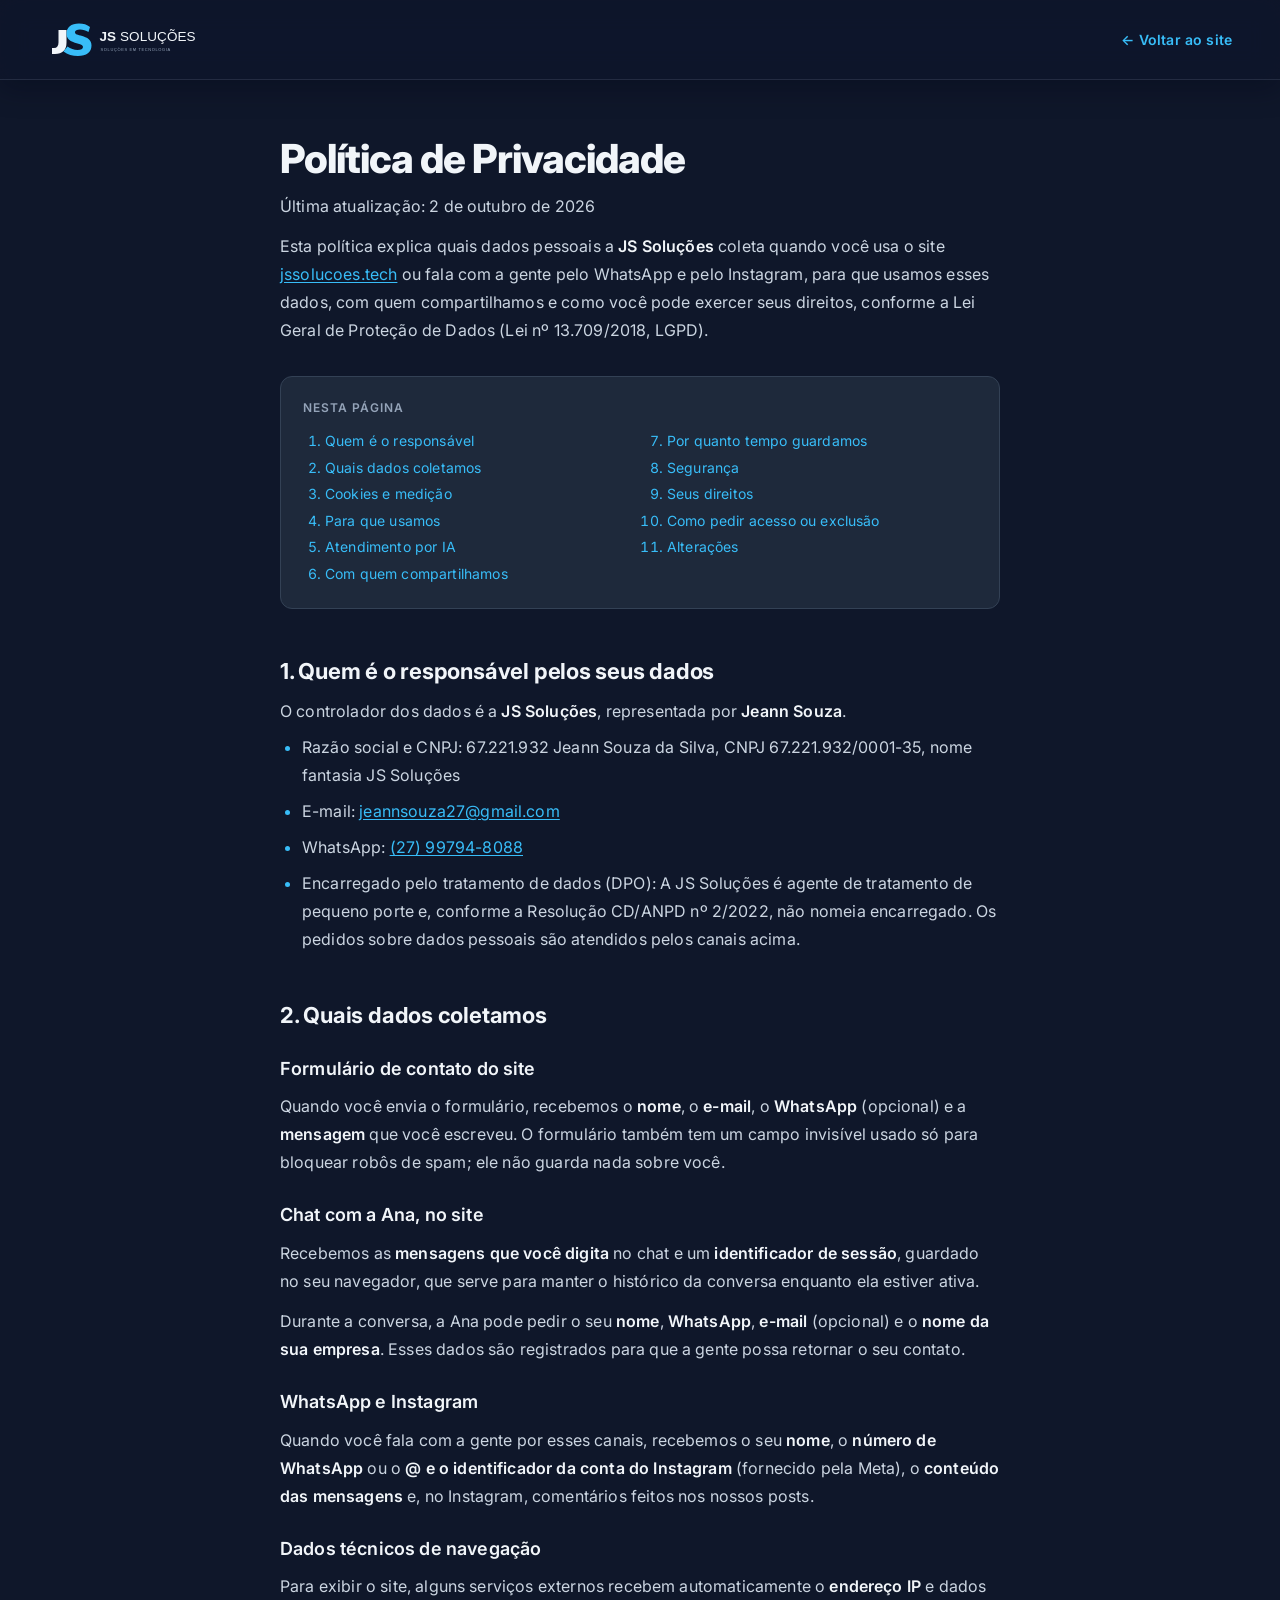
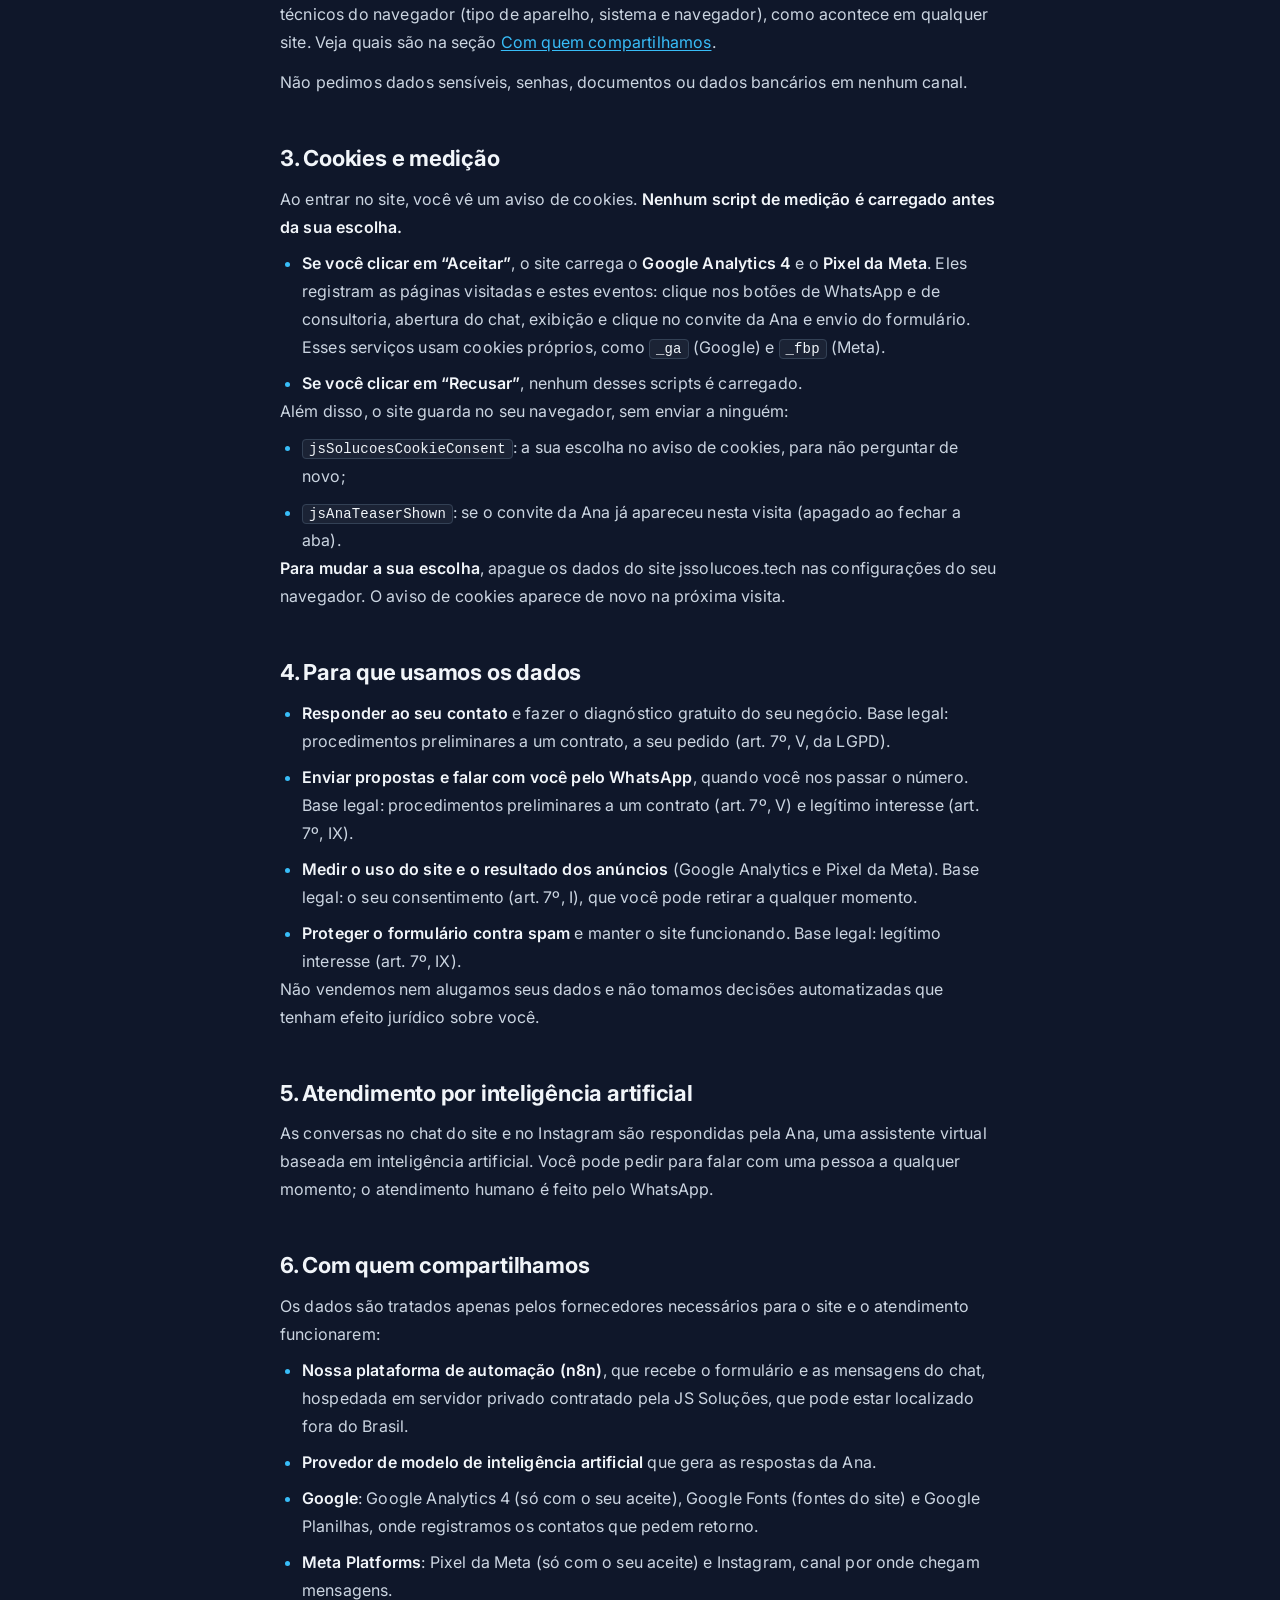
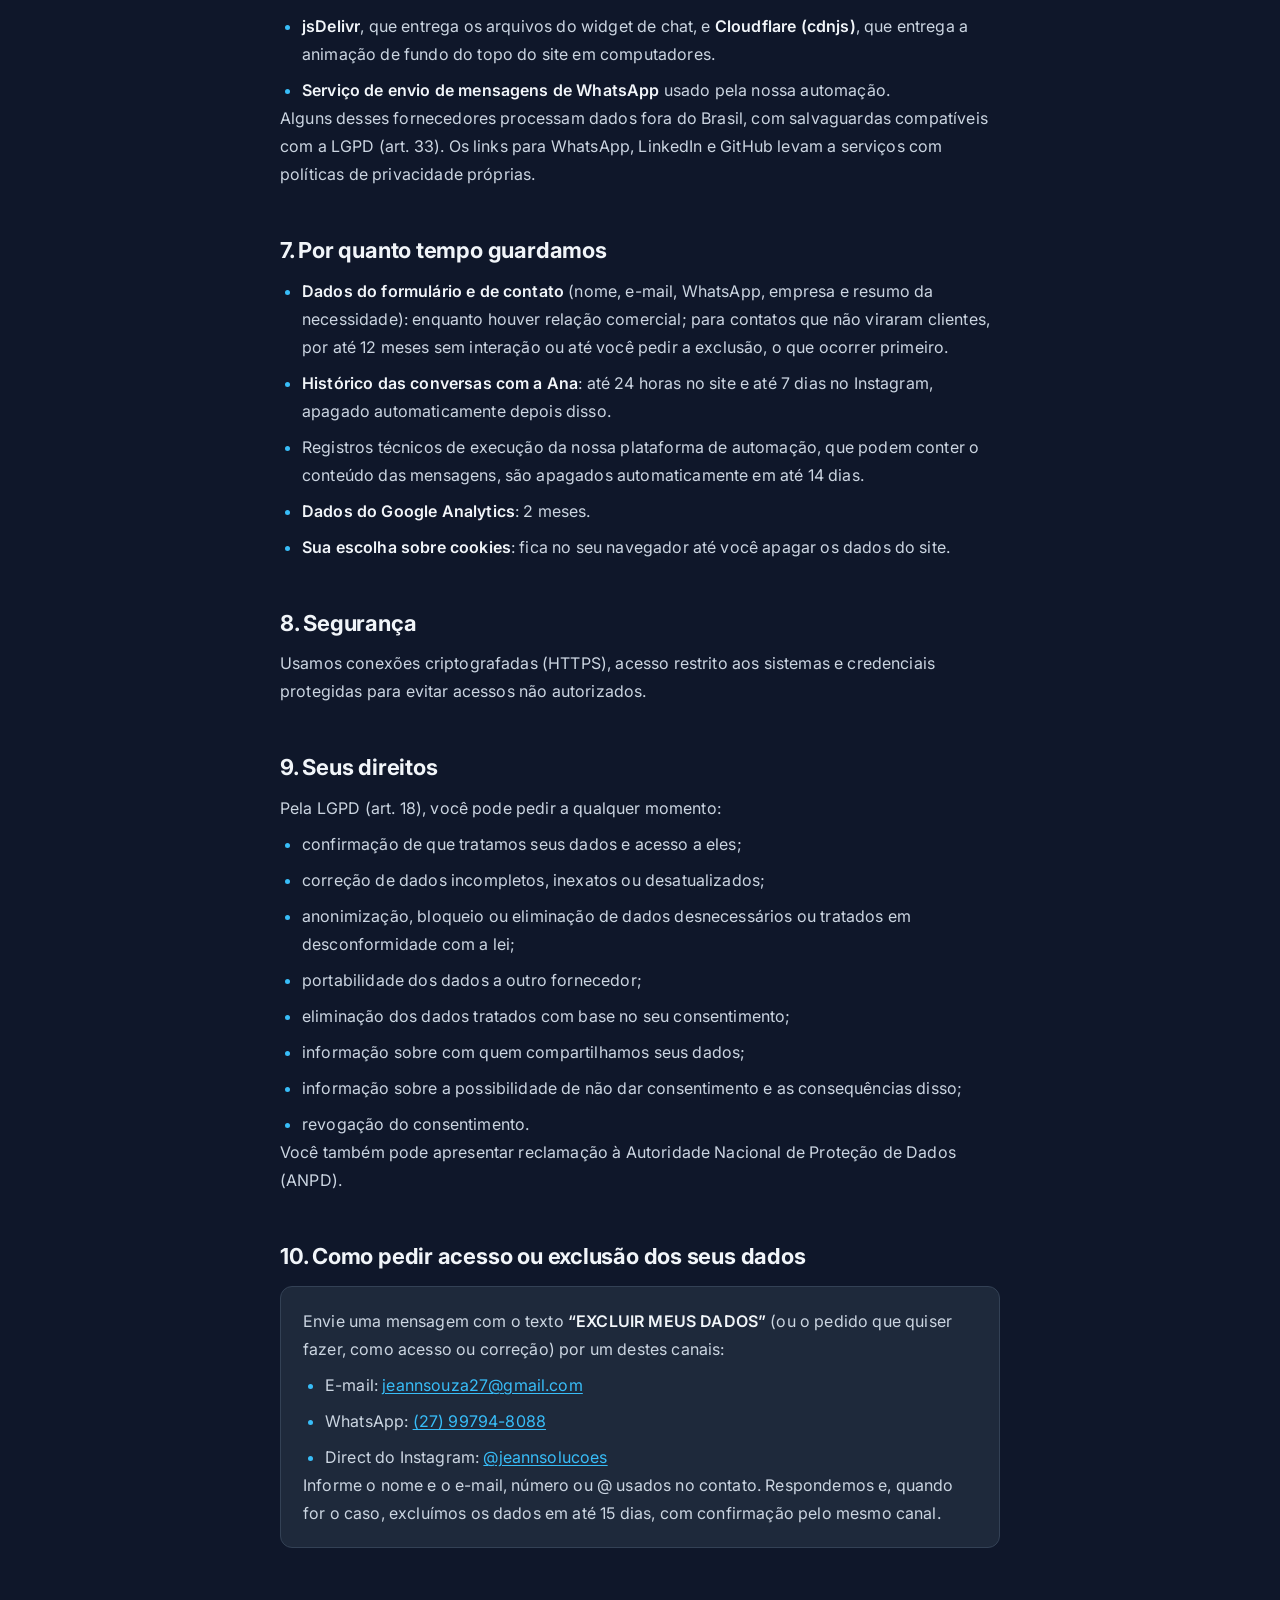
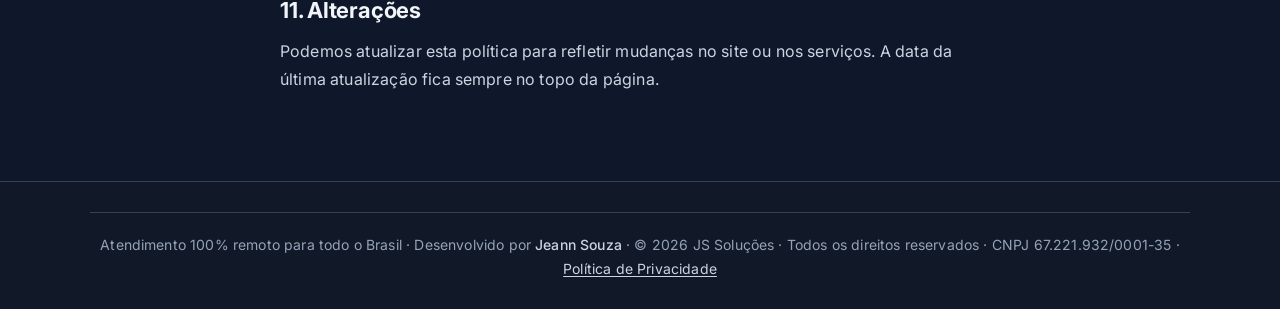
<file: privacidade/index.html>
<!DOCTYPE html>
<html lang="pt-BR">

<head>
  <meta charset="UTF-8">
  <meta name="viewport" content="width=device-width, initial-scale=1.0">
  <title>Política de Privacidade | JS Soluções</title>
  <meta name="description"
    content="Política de Privacidade da JS Soluções: quais dados o site coleta, para que usamos, com quem compartilhamos, por quanto tempo guardamos e como pedir acesso ou exclusão.">
  <link rel="canonical" href="https://jssolucoes.tech/privacidade/">
  <meta name="robots" content="index, follow">
  <link rel="icon" type="image/svg+xml" href="../js-solucoes-logo-brand.svg">

  <link rel="preconnect" href="https://fonts.googleapis.com">
  <link rel="preconnect" href="https://fonts.gstatic.com" crossorigin>
  <link href="https://fonts.googleapis.com/css2?family=Inter:wght@400;500;600;700;800&display=swap"
    rel="stylesheet">
  <link rel="stylesheet" href="../styles.css?v=20261002f">

  <style>
    /* Sem scripts.js aqui: o cabeçalho fixo fica sempre com o fundo desfocado,
       para o texto não aparecer por baixo dele ao rolar */
    #site-header::after {
      opacity: 1;
    }

    /* Página de texto longo: mesma identidade do site, medida de leitura confortável */
    .legal {
      max-width: 760px;
      margin: 0 auto;
      padding: 56px 20px 88px;
    }

    .legal h1 {
      font-size: var(--type-section);
      font-weight: 800;
      line-height: 1.15;
      letter-spacing: -0.025em;
      color: var(--text);
      text-wrap: balance;
    }

    .legal-updated {
      margin-top: 10px;
      font-size: var(--type-support);
      color: var(--text-muted);
    }

    .legal-intro {
      margin-top: 28px;
      font-size: var(--type-title);
      line-height: 1.7;
      color: var(--text-secondary);
    }

    .legal h2 {
      margin: 48px 0 12px;
      font-size: var(--type-heading);
      font-weight: 700;
      line-height: 1.3;
      letter-spacing: -0.01em;
      color: var(--text);
      scroll-margin-top: 96px;
    }

    .legal h3 {
      margin: 24px 0 8px;
      font-size: var(--type-title);
      font-weight: 600;
      color: var(--text);
    }

    .legal p,
    .legal li {
      font-size: var(--type-body);
      line-height: 1.75;
      color: var(--text-secondary);
    }

    .legal p + p {
      margin-top: 12px;
    }

    .legal ul {
      margin-top: 8px;
      padding-left: 22px;
      display: flex;
      flex-direction: column;
      gap: 8px;
    }

    .legal li::marker {
      color: var(--accent);
    }

    .legal strong {
      color: var(--text);
      font-weight: 600;
    }

    .legal a {
      color: var(--accent);
      text-decoration: underline;
      text-underline-offset: 2px;
    }

    .legal code {
      font-family: ui-monospace, 'SFMono-Regular', Consolas, monospace;
      font-size: 0.875em;
      color: var(--text);
      background: rgba(255, 255, 255, 0.05);
      border: 1px solid var(--border);
      border-radius: 4px;
      padding: 1px 6px;
    }

    .legal-box {
      margin-top: 16px;
      padding: 20px 22px;
      background: var(--bg-card);
      border: 1px solid var(--border);
      border-radius: 12px;
    }

    .legal-box p:first-child {
      margin-top: 0;
    }

    .legal-toc {
      margin-top: 32px;
      padding: 20px 22px;
      background: var(--bg-card);
      border: 1px solid var(--border);
      border-radius: 12px;
    }

    .legal-toc p {
      font-size: var(--type-label);
      font-weight: 600;
      letter-spacing: 0.08em;
      text-transform: uppercase;
      color: var(--text-muted);
    }

    .legal-toc ol {
      margin-top: 10px;
      padding-left: 22px;
      columns: 2;
      column-gap: 32px;
    }

    .legal-toc li {
      font-size: var(--type-support);
      line-height: 1.9;
    }

    .legal-toc a {
      text-decoration: none;
    }

    .legal-toc a:hover {
      text-decoration: underline;
    }

    .legal-back {
      font-size: var(--type-support);
      font-weight: 600;
      color: var(--accent);
      text-decoration: none;
    }

    .legal-back:hover {
      text-decoration: underline;
    }

    @media (max-width: 640px) {
      .legal {
        padding: 40px 16px 64px;
      }

      .legal-toc ol {
        columns: 1;
      }
    }
  </style>
</head>

<body>

  <header id="site-header">
    <a href="../" class="logo">
      <img src="../js-solucoes-logo-brand.svg" alt="JS Soluções" class="logo-img" width="155" height="48">
    </a>
    <a href="../" class="legal-back">← Voltar ao site</a>
  </header>

  <main class="legal">
    <h1>Política de Privacidade</h1>
    <p class="legal-updated">Última atualização: 2 de outubro de 2026</p>

    <p class="legal-intro">Esta política explica quais dados pessoais a <strong>JS Soluções</strong> coleta quando você
      usa o site <a href="https://jssolucoes.tech/">jssolucoes.tech</a> ou fala com a gente pelo WhatsApp e pelo
      Instagram, para que usamos esses dados, com quem compartilhamos e como você pode exercer seus direitos, conforme a
      Lei Geral de Proteção de Dados (Lei nº 13.709/2018, LGPD).</p>

    <nav class="legal-toc" aria-label="Nesta página">
      <p>Nesta página</p>
      <ol>
        <li><a href="#responsavel">Quem é o responsável</a></li>
        <li><a href="#dados">Quais dados coletamos</a></li>
        <li><a href="#cookies">Cookies e medição</a></li>
        <li><a href="#finalidades">Para que usamos</a></li>
        <li><a href="#ia">Atendimento por IA</a></li>
        <li><a href="#compartilhamento">Com quem compartilhamos</a></li>
        <li><a href="#retencao">Por quanto tempo guardamos</a></li>
        <li><a href="#seguranca">Segurança</a></li>
        <li><a href="#direitos">Seus direitos</a></li>
        <li><a href="#exclusao">Como pedir acesso ou exclusão</a></li>
        <li><a href="#alteracoes">Alterações</a></li>
      </ol>
    </nav>

    <h2 id="responsavel">1. Quem é o responsável pelos seus dados</h2>
    <p>O controlador dos dados é a <strong>JS Soluções</strong>, representada por <strong>Jeann Souza</strong>.</p>
    <ul>
      <li>Razão social e CNPJ: 67.221.932 Jeann Souza da Silva, CNPJ 67.221.932/0001-35, nome fantasia JS
        Soluções</li>
      <li>E-mail: <a href="mailto:jeannsouza27@gmail.com">jeannsouza27@gmail.com</a></li>
      <li>WhatsApp: <a href="https://wa.me/5527997948088">(27) 99794-8088</a></li>
      <li>Encarregado pelo tratamento de dados (DPO): A JS Soluções é agente de tratamento de pequeno porte e,
        conforme a Resolução CD/ANPD nº 2/2022, não nomeia encarregado. Os pedidos sobre dados pessoais são
        atendidos pelos canais acima.</li>
    </ul>

    <h2 id="dados">2. Quais dados coletamos</h2>

    <h3>Formulário de contato do site</h3>
    <p>Quando você envia o formulário, recebemos o <strong>nome</strong>, o <strong>e-mail</strong>, o
      <strong>WhatsApp</strong> (opcional) e a <strong>mensagem</strong> que você escreveu. O formulário também tem
      um campo invisível usado só para bloquear robôs de spam; ele não guarda nada sobre você.</p>

    <h3>Chat com a Ana, no site</h3>
    <p>Recebemos as <strong>mensagens que você digita</strong> no chat e um <strong>identificador de sessão</strong>,
      guardado no seu navegador, que serve para manter o histórico da conversa enquanto ela estiver ativa.</p>
    <p>Durante a conversa, a Ana pode pedir o seu <strong>nome</strong>, <strong>WhatsApp</strong>,
      <strong>e-mail</strong> (opcional) e o <strong>nome da sua empresa</strong>. Esses dados são registrados para
      que a gente possa retornar o seu contato.</p>

    <h3>WhatsApp e Instagram</h3>
    <p>Quando você fala com a gente por esses canais, recebemos o seu <strong>nome</strong>, o
      <strong>número de WhatsApp</strong> ou o <strong>@ e o identificador da conta do Instagram</strong>
      (fornecido pela Meta), o <strong>conteúdo das mensagens</strong> e, no Instagram, comentários feitos nos nossos
      posts.</p>

    <h3>Dados técnicos de navegação</h3>
    <p>Para exibir o site, alguns serviços externos recebem automaticamente o <strong>endereço IP</strong> e dados
      técnicos do navegador (tipo de aparelho, sistema e navegador), como acontece em qualquer site. Veja quais são na
      seção <a href="#compartilhamento">Com quem compartilhamos</a>.</p>

    <p>Não pedimos dados sensíveis, senhas, documentos ou dados bancários em nenhum canal.</p>

    <h2 id="cookies">3. Cookies e medição</h2>
    <p>Ao entrar no site, você vê um aviso de cookies. <strong>Nenhum script de medição é carregado antes da sua
        escolha.</strong></p>
    <ul>
      <li><strong>Se você clicar em “Aceitar”</strong>, o site carrega o <strong>Google Analytics 4</strong> e o
        <strong>Pixel da Meta</strong>. Eles registram as páginas visitadas e estes eventos: clique nos botões de
        WhatsApp e de consultoria, abertura do chat, exibição e clique no convite da Ana e envio do formulário. Esses
        serviços usam cookies próprios, como <code>_ga</code> (Google) e <code>_fbp</code> (Meta).</li>
      <li><strong>Se você clicar em “Recusar”</strong>, nenhum desses scripts é carregado.</li>
    </ul>
    <p>Além disso, o site guarda no seu navegador, sem enviar a ninguém:</p>
    <ul>
      <li><code>jsSolucoesCookieConsent</code>: a sua escolha no aviso de cookies, para não perguntar de novo;</li>
      <li><code>jsAnaTeaserShown</code>: se o convite da Ana já apareceu nesta visita (apagado ao fechar a aba).</li>
    </ul>
    <p><strong>Para mudar a sua escolha</strong>, apague os dados do site jssolucoes.tech nas configurações do seu
      navegador. O aviso de cookies aparece de novo na próxima visita.</p>

    <h2 id="finalidades">4. Para que usamos os dados</h2>
    <ul>
      <li><strong>Responder ao seu contato</strong> e fazer o diagnóstico gratuito do seu negócio. Base legal:
        procedimentos preliminares a um contrato, a seu pedido (art. 7º, V, da LGPD).</li>
      <li><strong>Enviar propostas e falar com você pelo WhatsApp</strong>, quando você nos passar o número. Base
        legal: procedimentos preliminares a um contrato (art. 7º, V) e legítimo interesse (art. 7º, IX).</li>
      <li><strong>Medir o uso do site e o resultado dos anúncios</strong> (Google Analytics e Pixel da Meta). Base
        legal: o seu consentimento (art. 7º, I), que você pode retirar a qualquer momento.</li>
      <li><strong>Proteger o formulário contra spam</strong> e manter o site funcionando. Base legal: legítimo
        interesse (art. 7º, IX).</li>
    </ul>
    <p>Não vendemos nem alugamos seus dados e não tomamos decisões automatizadas que tenham efeito jurídico sobre
      você.</p>

    <h2 id="ia">5. Atendimento por inteligência artificial</h2>
    <p>As conversas no chat do site e no Instagram são respondidas pela Ana, uma assistente virtual baseada em
      inteligência artificial. Você pode pedir para falar com uma pessoa a qualquer momento; o atendimento humano é
      feito pelo WhatsApp.</p>

    <h2 id="compartilhamento">6. Com quem compartilhamos</h2>
    <p>Os dados são tratados apenas pelos fornecedores necessários para o site e o atendimento funcionarem:</p>
    <ul>
      <li><strong>Nossa plataforma de automação (n8n)</strong>, que recebe o formulário e as mensagens do chat,
        hospedada em servidor privado contratado pela JS Soluções, que pode estar localizado fora do Brasil.</li>
      <li><strong>Provedor de modelo de inteligência artificial</strong> que gera as respostas da Ana.</li>
      <li><strong>Google</strong>: Google Analytics 4 (só com o seu aceite), Google Fonts (fontes do site) e Google
        Planilhas, onde registramos os contatos que pedem retorno.</li>
      <li><strong>Meta Platforms</strong>: Pixel da Meta (só com o seu aceite) e Instagram, canal por onde chegam
        mensagens.</li>
      <li><strong>jsDelivr</strong>, que entrega os arquivos do widget de chat, e <strong>Cloudflare (cdnjs)</strong>,
        que entrega a animação de fundo do topo do site em computadores.</li>
      <li><strong>Serviço de envio de mensagens de WhatsApp</strong> usado pela nossa automação.</li>
    </ul>
    <p>Alguns desses fornecedores processam dados fora do Brasil, com salvaguardas compatíveis com a LGPD (art. 33).
      Os links para WhatsApp, LinkedIn e GitHub levam a serviços com políticas de privacidade próprias.</p>

    <h2 id="retencao">7. Por quanto tempo guardamos</h2>
    <ul>
      <li><strong>Dados do formulário e de contato</strong> (nome, e-mail, WhatsApp, empresa e resumo da
        necessidade): enquanto houver relação comercial; para contatos que não viraram clientes, por até 12 meses
        sem interação ou até você pedir a exclusão, o que ocorrer primeiro.</li>
      <li><strong>Histórico das conversas com a Ana</strong>: até 24 horas no site e até 7 dias no Instagram, apagado
        automaticamente depois disso.</li>
      <li>Registros técnicos de execução da nossa plataforma de automação, que podem conter o conteúdo das mensagens,
        são apagados automaticamente em até 14 dias.</li>
      <li><strong>Dados do Google Analytics</strong>: 2 meses.</li>
      <li><strong>Sua escolha sobre cookies</strong>: fica no seu navegador até você apagar os dados do site.</li>
    </ul>

    <h2 id="seguranca">8. Segurança</h2>
    <p>Usamos conexões criptografadas (HTTPS), acesso restrito aos sistemas e credenciais protegidas para evitar
      acessos não autorizados.</p>

    <h2 id="direitos">9. Seus direitos</h2>
    <p>Pela LGPD (art. 18), você pode pedir a qualquer momento:</p>
    <ul>
      <li>confirmação de que tratamos seus dados e acesso a eles;</li>
      <li>correção de dados incompletos, inexatos ou desatualizados;</li>
      <li>anonimização, bloqueio ou eliminação de dados desnecessários ou tratados em desconformidade com a lei;</li>
      <li>portabilidade dos dados a outro fornecedor;</li>
      <li>eliminação dos dados tratados com base no seu consentimento;</li>
      <li>informação sobre com quem compartilhamos seus dados;</li>
      <li>informação sobre a possibilidade de não dar consentimento e as consequências disso;</li>
      <li>revogação do consentimento.</li>
    </ul>
    <p>Você também pode apresentar reclamação à Autoridade Nacional de Proteção de Dados (ANPD).</p>

    <h2 id="exclusao">10. Como pedir acesso ou exclusão dos seus dados</h2>
    <div class="legal-box">
      <p>Envie uma mensagem com o texto <strong>“EXCLUIR MEUS DADOS”</strong> (ou o pedido que quiser fazer, como
        acesso ou correção) por um destes canais:</p>
      <ul>
        <li>E-mail: <a href="mailto:jeannsouza27@gmail.com">jeannsouza27@gmail.com</a></li>
        <li>WhatsApp: <a href="https://wa.me/5527997948088">(27) 99794-8088</a></li>
        <li>Direct do Instagram: <a href="https://www.instagram.com/jeannsolucoes/">@jeannsolucoes</a></li>
      </ul>
      <p>Informe o nome e o e-mail, número ou @ usados no contato. Respondemos e, quando for o caso, excluímos os dados
        em até 15 dias, com confirmação pelo mesmo canal.</p>
    </div>

    <h2 id="alteracoes">11. Alterações</h2>
    <p>Podemos atualizar esta política para refletir mudanças no site ou nos serviços. A data da última atualização
      fica sempre no topo da página.</p>
  </main>

  <footer>
    <div class="footer-inner">
      <p class="footer-bottom"><span class="nowrap">Atendimento 100% remoto para todo o Brasil</span> &middot;
        <span class="nowrap">Desenvolvido por <strong>Jeann Souza</strong></span> &middot;
        <span class="nowrap">© 2026 JS Soluções</span> &middot; <span class="nowrap">Todos os direitos reservados</span>
        &middot; <span class="nowrap">CNPJ 67.221.932/0001-35</span> &middot;
        <a class="nowrap" href="./">Política de Privacidade</a></p>
    </div>
  </footer>

</body>

</html>
</file>
<file: styles.css>
:root {
  --bg: #0f172a;
  --bg-alt: #111827;
  --bg-card: #1e293b;
  --accent: #38bdf8;
  --accent-dark: #0ea5e9;
  --accent-purple: #818cf8;
  --panel-bg: rgba(15, 23, 42, 0.88);
  --panel-border: rgba(148, 163, 184, 0.18);
  --panel-soft: rgba(56, 189, 248, 0.08);
  --font-sans: 'Inter', Arial, sans-serif;
  /* Escala tipográfica — 7 tamanhos, nada abaixo de 12px */
  --type-display: clamp(2.375rem, 1.25rem + 3.6vw, 4rem); /* 38–64px: H1 */
  --type-section: clamp(1.75rem, 1.2rem + 2vw, 2.5rem);   /* 28–40px: H2, números de destaque */
  --type-heading: 1.375rem;                                /* 22px: títulos de card, métricas */
  --type-title: 1.125rem;                                  /* 18px: subtítulos, lead */
  --type-body: 1rem;                                       /* 16px: texto corrido */
  --type-support: 0.875rem;                                /* 14px: apoio, botões, listas */
  --type-label: 0.75rem;                                   /* 12px: rótulos e metadados */
  --text: #f1f5f9;
  --text-secondary: #cbd5e1;
  --text-muted: #94a3b8;
  --border: #334155;
  --gradient: linear-gradient(135deg, #38bdf8 0%, #818cf8 100%);
  /* Versão mais escura do gradiente, para texto branco em cima (contraste AA) */
  --gradient-btn: linear-gradient(135deg, #0369a1 0%, #4f46e5 100%);
  --glass-bg: rgba(30, 41, 59, 0.55);
  --glass-border: rgba(56, 189, 248, 0.18);
}

* {
  margin: 0;
  padding: 0;
  box-sizing: border-box;
  scroll-behavior: smooth;
}

body {
  background-color: var(--bg);
  color: var(--text);
  font-family: var(--font-sans);
  font-size: var(--type-body);
  line-height: 1.7;
  letter-spacing: 0.01em;
  overflow-x: hidden;
}

/* Âncoras do menu param abaixo do header fixo */
section[id] {
  scroll-margin-top: 80px;
}

/* Superfícies do navegador na paleta do site */
::selection {
  background: rgba(56, 189, 248, 0.3);
  color: var(--text);
}

html {
  scrollbar-color: var(--border) var(--bg);
  accent-color: var(--accent);
}

input,
textarea {
  caret-color: var(--accent);
}

/* Foco visível e consistente para navegação por teclado */
a:focus-visible,
button:focus-visible,
input:focus-visible,
textarea:focus-visible {
  outline: 2px solid var(--accent);
  outline-offset: 3px;
}

/* Respeita usuários com preferência por menos movimento */
@media (prefers-reduced-motion: reduce) {
  *, *::before, *::after {
    animation-duration: 0.01ms !important;
    animation-iteration-count: 1 !important;
    transition-duration: 0.01ms !important;
    scroll-behavior: auto !important;
  }
}

@media (prefers-reduced-motion: no-preference) {
  .hero h1,
  .hero-desc,
  .buttons {
    animation: heroContentEnter 620ms cubic-bezier(0.16, 1, 0.3, 1) both;
  }

  .hero h1 { animation-delay: 80ms; }
  .hero-desc { animation-delay: 150ms; }
  .buttons { animation-delay: 220ms; }

  .instrument-panel {
    animation: instrumentEnter 680ms cubic-bezier(0.16, 1, 0.3, 1) 120ms both;
  }
}

/* ===== REVELAÇÃO AO ROLAR (scripts.js) =====
   Só existe com JS ativo e sem prefers-reduced-motion. Usa a propriedade
   "translate" (e não "transform") para não brigar com os hovers. */
.reveal-pending {
  opacity: 0;
}

.reveal-in {
  animation: revealIn 500ms cubic-bezier(0.16, 1, 0.3, 1) var(--reveal-delay, 0ms) both;
}

[data-aos="zoom-in"].reveal-in {
  animation-name: revealZoom;
}

@keyframes revealIn {
  from { opacity: 0; translate: 0 20px; }
  to { opacity: 1; translate: 0 0; }
}

@keyframes revealZoom {
  from { opacity: 0; scale: 0.96; }
  to { opacity: 1; scale: 1; }
}

/* ===== PRELOADER ===== */
#preloader {
  position: fixed;
  inset: 0;
  background: var(--bg);
  display: flex;
  flex-direction: column;
  align-items: center;
  justify-content: center;
  gap: 22px;
  z-index: 10000;
  transition: opacity 0.5s ease, visibility 0.5s ease;
  /* Garantia: se o evento "load" atrasar (CDN lenta) ou o JS falhar,
     o preloader sai sozinho depois de 3s. */
  animation: preloaderFailsafe 0.4s ease 3s forwards;
}

@keyframes preloaderFailsafe {
  to { opacity: 0; visibility: hidden; pointer-events: none; }
}

#preloader.loaded {
  opacity: 0;
  visibility: hidden;
  pointer-events: none;
}

.preloader-logo {
  height: 60px;
  animation: preloaderPulse 1.4s ease-in-out infinite;
}

@keyframes preloaderPulse {
  0%, 100% { opacity: 0.5; transform: scale(0.94); }
  50% { opacity: 1; transform: scale(1); }
}

.preloader-bar {
  width: 160px;
  height: 3px;
  background: rgba(255, 255, 255, 0.08);
  border-radius: 2px;
  overflow: hidden;
}

.preloader-bar span {
  display: block;
  height: 100%;
  width: 40%;
  background: var(--gradient);
  animation: preloaderBar 1.1s ease-in-out infinite;
}

@keyframes preloaderBar {
  0% { transform: translateX(-100%); }
  100% { transform: translateX(350%); }
}

/* ===== SCROLL PROGRESS ===== */
#scroll-progress {
  position: fixed;
  top: 0;
  left: 0;
  height: 3px;
  width: 100%;
  background: var(--gradient);
  z-index: 9999;
  transform: scaleX(0);
  transform-origin: left center;
}

/* ===== CURSOR CUSTOMIZADO ===== */
.cursor-dot,
.cursor-outline {
  position: fixed;
  top: 0;
  left: 0;
  border-radius: 50%;
  pointer-events: none;
  z-index: 9998;
  transform: translate(-50%, -50%);
  /* Só aparece depois do primeiro movimento do mouse; antes disso ficaria
     parado no canto superior esquerdo (0,0). */
  opacity: 0;
  transition: opacity 200ms ease;
}

body.cursor-ready .cursor-dot,
body.cursor-ready .cursor-outline {
  opacity: 1;
}

.cursor-dot {
  width: 6px;
  height: 6px;
  background: var(--accent);
}

.cursor-outline {
  width: 32px;
  height: 32px;
  border: 1.5px solid rgba(56, 189, 248, 0.6);
  transition: scale 0.2s cubic-bezier(0.16, 1, 0.3, 1), border-color 0.2s, opacity 200ms ease;
}

.cursor-outline.cursor-hover {
  scale: 1.56;
  border-color: var(--accent-purple);
}

@media (pointer: coarse) {
  .cursor-dot, .cursor-outline { display: none; }
}

body.custom-cursor-active,
body.custom-cursor-active a,
body.custom-cursor-active button {
  cursor: none;
}

/* ===== HEADER ===== */
header {
  width: 100%;
  padding: 16px 48px;
  display: flex;
  justify-content: space-between;
  align-items: center;
  position: sticky;
  top: 0;
  z-index: 100;
}

/* Fundo do cabeçalho em camadas próprias: no topo da página fica quase
   transparente; ao rolar, a camada com desfoque e borda aparece por opacity. */
header::before,
header::after {
  content: '';
  position: absolute;
  inset: 0;
  z-index: -1;
  pointer-events: none;
}

header::before {
  background-color: rgba(15, 23, 42, 0.55);
}

header::after {
  background-color: rgba(15, 23, 42, 0.78);
  backdrop-filter: blur(14px) saturate(140%);
  -webkit-backdrop-filter: blur(14px) saturate(140%);
  border-bottom: 1px solid rgba(148, 163, 184, 0.16);
  box-shadow: 0 8px 28px rgba(2, 6, 23, 0.35);
  opacity: 0;
  transition: opacity 260ms ease;
}

header.scrolled::after {
  opacity: 1;
}

.logo {
  text-decoration: none;
  display: flex;
  align-items: center;
}

.logo-img {
  height: 48px;
  width: auto;
  display: block;
}

#nav-menu {
  display: flex;
  gap: 4px;
}

.btn-header-cta {
  display: inline-block;
  background: var(--gradient-btn);
  color: #fff;
  text-decoration: none;
  font-size: var(--type-support);
  font-weight: 600;
  padding: 10px 20px;
  border-radius: 8px;
  white-space: nowrap;
  transition: transform 0.25s ease, box-shadow 0.25s ease, opacity 0.25s ease;
}

.btn-header-cta:hover {
  opacity: 0.9;
  transform: translateY(-2px);
  box-shadow: 0 8px 20px rgba(56, 189, 248, 0.25);
}

#nav-menu a {
  position: relative;
  color: var(--text-muted);
  text-decoration: none;
  padding: 7px 16px;
  border-radius: 7px;
  font-size: var(--type-support);
  font-weight: 500;
  transition: all 0.2s;
}

#nav-menu a::after {
  content: '';
  position: absolute;
  left: 16px;
  right: 16px;
  bottom: 2px;
  height: 2px;
  background: var(--gradient);
  border-radius: 2px;
  transform: scaleX(0);
  transform-origin: left;
  transition: transform 0.3s ease;
}

#nav-menu a:hover {
  color: var(--accent);
  background-color: rgba(56, 189, 248, 0.08);
}

#nav-menu a:hover::after,
#nav-menu a.active::after {
  transform: scaleX(1);
}

#nav-menu a.active {
  color: var(--accent);
}

.menu-toggle {
  display: none;
  position: relative;
  width: 38px;
  height: 38px;
  background: none;
  border: 1px solid var(--border);
  border-radius: 7px;
  padding: 0;
  cursor: pointer;
  transition: border-color 0.2s;
}

.menu-toggle span {
  position: absolute;
  left: 8px;
  right: 8px;
  height: 2px;
  background: var(--text);
  border-radius: 2px;
  transition: all 0.3s ease;
}

.menu-toggle span:nth-child(1) { top: 12px; }
.menu-toggle span:nth-child(2) { top: 18px; }
.menu-toggle span:nth-child(3) { top: 24px; }

.menu-toggle.active span:nth-child(1) { top: 18px; transform: rotate(45deg); }
.menu-toggle.active span:nth-child(2) { opacity: 0; }
.menu-toggle.active span:nth-child(3) { top: 18px; transform: rotate(-45deg); }

.menu-toggle:hover {
  border-color: var(--accent);
}

.menu-toggle:hover span {
  background: var(--accent);
}

/* ===== HERO ===== */
.hero {
  position: relative;
  overflow: hidden;
  min-height: 92vh;
  display: flex;
  justify-content: center;
  align-items: center;
  gap: 72px;
  padding: 60px 48px;
  max-width: 1180px;
  margin: 0 auto;
}

.hero::before {
  content: '';
  position: absolute;
  inset: 8% 10% auto 10%;
  height: 420px;
  background: radial-gradient(circle, rgba(56, 189, 248, 0.2), transparent 62%);
  filter: blur(30px);
  z-index: 0;
}

@media (prefers-reduced-motion: no-preference) {
  .hero::before {
    will-change: transform, opacity;
    animation: heroGlow 18s ease-in-out infinite alternate;
  }

  /* scripts.js pausa quando o hero sai da tela */
  .hero.is-offscreen::before {
    animation-play-state: paused;
  }
}

@keyframes heroGlow {
  0% { transform: translate3d(-4%, 0, 0) scale(1); opacity: 0.85; }
  50% { transform: translate3d(3%, 4%, 0) scale(1.08); opacity: 1; }
  100% { transform: translate3d(5%, -2%, 0) scale(1.02); opacity: 0.9; }
}

#particles-js {
  position: absolute;
  inset: 0;
  z-index: 0;
}

.hero-content,
.hero-image {
  position: relative;
  z-index: 1;
}

.hero-content {
  max-width: 620px;
  flex: 1;
}

.hero-label {
  font-size: var(--type-label);
  color: var(--accent);
  font-weight: 600;
  line-height: 1.5;
  letter-spacing: 0.12em;
  text-transform: uppercase;
  margin-bottom: 14px;
  animation: fadeDownIn 0.7s ease both;
  opacity: 0.96;
}

@keyframes fadeDownIn {
  from { opacity: 0; transform: translateY(-16px); }
  to { opacity: 1; transform: translateY(0); }
}

.hero h1 {
  font-size: var(--type-display);
  font-weight: 800;
  line-height: 1.04;
  letter-spacing: -0.035em;
  margin-bottom: 22px;
  color: var(--text);
  max-width: 620px;
  text-wrap: balance;
}

@keyframes heroContentEnter {
  from { opacity: 0; transform: translate3d(0, 12px, 0); }
  to { opacity: 1; transform: translate3d(0, 0, 0); }
}

.name-gradient {
  background: linear-gradient(90deg, var(--accent), var(--accent-purple), var(--accent-dark), var(--accent));
  background-size: 300% auto;
  -webkit-background-clip: text;
  -webkit-text-fill-color: transparent;
  background-clip: text;
  filter: drop-shadow(0 10px 18px rgba(56, 189, 248, 0.18));
}

@keyframes gradientShift {
  0% { background-position: 0% 50%; }
  50% { background-position: 100% 50%; }
  100% { background-position: 0% 50%; }
}

.hero-desc {
  font-size: var(--type-title);
  line-height: 1.75;
  color: var(--text-secondary);
  margin-bottom: 36px;
  max-width: 540px;
}

.hero-desc strong {
  color: var(--accent);
  font-weight: 600;
}

.hero-proof {
  margin-top: 26px;
  font-size: var(--type-support);
  color: var(--text-muted);
  font-weight: 500;
}

.buttons {
  display: flex;
  gap: 14px;
  flex-wrap: wrap;
  margin-top: 8px;
}

.btn-primary,
.btn-secondary {
  position: relative;
  overflow: hidden;
  display: inline-block;
  padding: 13px 28px;
  border-radius: 9px;
  text-decoration: none;
  font-weight: 600;
  font-size: var(--type-support);
  transition: transform 200ms cubic-bezier(0.16, 1, 0.3, 1), opacity 200ms ease;
}

.btn-primary::after,
.btn-secondary::after {
  content: '';
  position: absolute;
  top: 0;
  left: 0;
  width: 50%;
  height: 100%;
  background: linear-gradient(120deg, transparent, rgba(255, 255, 255, 0.3), transparent);
  transform: translateX(-130%) skewX(-20deg);
  pointer-events: none;
}

.btn-primary:hover::after,
.btn-secondary:hover::after {
  transform: translateX(230%) skewX(-20deg);
  transition: transform 600ms cubic-bezier(0.16, 1, 0.3, 1);
}

.btn-primary {
  background: var(--gradient-btn);
  color: #fff;
  box-shadow: 0 14px 28px rgba(3, 105, 161, 0.35), 0 0 0 1px rgba(125, 211, 252, 0.18);
  transform: translateY(0);
}

.btn-primary:hover {
  opacity: 0.96;
  transform: translateY(-2px);
}

.btn-secondary {
  border: 2px solid rgba(56, 189, 248, 0.7);
  color: var(--accent);
  background: rgba(15, 23, 42, 0.35);
  box-shadow: inset 0 0 0 1px rgba(56, 189, 248, 0.08);
}

button.btn-primary,
button.btn-secondary {
  font-family: inherit;
  cursor: pointer;
}

.btn-secondary:hover {
  background-color: rgba(56, 189, 248, 0.1);
  transform: translateY(-2px);
}

.btn-primary:active,
.btn-secondary:active {
  transform: translateY(0) scale(0.98);
  transition-duration: 80ms;
}

.hero-image {
  flex-shrink: 0;
  width: min(420px, 100%);
}

.instrument-panel {
  position: relative;
  width: 100%;
  background: linear-gradient(180deg, rgba(15, 23, 42, 0.95), rgba(15, 23, 42, 0.78));
  border: 1px solid var(--panel-border);
  border-radius: 20px;
  box-shadow: 0 32px 80px rgba(2, 6, 23, 0.7), 0 0 0 1px rgba(56, 189, 248, 0.12);
  overflow: hidden;
  transition: transform 220ms cubic-bezier(0.16, 1, 0.3, 1), box-shadow 220ms ease;
}

.instrument-panel:hover {
  transform: translateY(-3px);
}

@keyframes instrumentEnter {
  from { opacity: 0; transform: translate3d(0, 14px, 0) scale(0.99); }
  to { opacity: 1; transform: translate3d(0, 0, 0) scale(1); }
}

.instrument-panel::before {
  content: '';
  position: absolute;
  inset: 0;
  background: linear-gradient(135deg, rgba(56, 189, 248, 0.12), transparent 40%, rgba(129, 140, 248, 0.08));
  pointer-events: none;
}

.panel-header {
  position: relative;
  z-index: 1;
  display: flex;
  align-items: center;
  justify-content: space-between;
  gap: 14px;
  padding: 16px 18px 12px;
  border-bottom: 1px solid var(--panel-border);
  background: rgba(255, 255, 255, 0.02);
}

.panel-dots {
  display: flex;
  gap: 8px;
  align-items: center;
}

.panel-dots span {
  display: block;
  width: 9px;
  height: 9px;
  border-radius: 50%;
  background: rgba(148, 163, 184, 0.8);
}

.panel-dots span:nth-child(1) { background: #ff5f57; }
.panel-dots span:nth-child(2) { background: #febc2e; }
.panel-dots span:nth-child(3) { background: #28c840; }

.panel-title {
  font-size: var(--type-label);
  font-weight: 600;
  letter-spacing: 0.08em;
  text-transform: uppercase;
  color: var(--text-secondary);
}

.panel-status {
  font-size: var(--type-label);
  font-weight: 700;
  text-transform: uppercase;
  letter-spacing: 0.08em;
  color: #7dd3fc;
}

.panel-body {
  position: relative;
  z-index: 1;
  padding: 18px;
  display: flex;
  flex-direction: column;
  gap: 16px;
}

.panel-metrics {
  display: grid;
  grid-template-columns: repeat(2, minmax(0, 1fr));
  gap: 12px;
}

.metric-card {
  background: rgba(15, 118, 110, 0.12);
  border: 1px solid rgba(45, 212, 191, 0.2);
  border-radius: 12px;
  padding: 12px 14px;
}

.metric-card.accent {
  background: rgba(59, 130, 246, 0.12);
  border-color: rgba(96, 165, 250, 0.2);
}

.metric-label {
  display: block;
  font-size: var(--type-label);
  letter-spacing: 0.08em;
  text-transform: uppercase;
  color: var(--text-muted);
  margin-bottom: 8px;
}

.metric-card strong {
  font-size: var(--type-heading);
  color: var(--text);
}

.panel-note {
  margin-top: -8px;
  font-size: var(--type-label);
  line-height: 1.4;
  color: var(--text-muted);
  text-align: right;
}

.signal-module {
  background: rgba(15, 23, 42, 0.9);
  border: 1px solid var(--panel-border);
  border-radius: 12px;
  padding: 14px;
  display: grid;
  gap: 10px;
}

.signal-row {
  display: flex;
  align-items: center;
  justify-content: space-between;
  gap: 16px;
  color: var(--text-secondary);
  font-size: var(--type-label);
}

.signal-pill {
  display: inline-flex;
  align-items: center;
  justify-content: center;
  min-width: 46px;
  padding: 4px 8px;
  border-radius: 999px;
  font-size: var(--type-label);
  font-weight: 700;
  letter-spacing: 0.08em;
  text-transform: uppercase;
}

.signal-pill.ok {
  background: rgba(34, 197, 94, 0.12);
  border: 1px solid rgba(34, 197, 94, 0.22);
  color: #bbf7d0;
}

.flow-visual {
  position: relative;
  isolation: isolate;
  display: grid;
  grid-template-columns: repeat(3, minmax(0, 1fr));
  gap: 10px;
}

.flow-visual::before,
.flow-visual::after {
  content: '';
  position: absolute;
  top: 3px;
  left: 16.6667%;
  right: 16.6667%;
  height: 1px;
  pointer-events: none;
}

.flow-visual::before {
  z-index: 0;
  background: rgba(56, 189, 248, 0.25);
}

.flow-visual::after {
  z-index: 0;
  background: linear-gradient(90deg, #38bdf8, #bae6fd);
  transform: scaleX(0);
  transform-origin: left center;
}

.flow-visual span {
  position: relative;
  z-index: 1;
  display: flex;
  align-items: center;
  justify-content: center;
  min-height: 42px;
  border-radius: 10px;
  background: rgba(56, 189, 248, 0.08);
  border: 1px solid rgba(56, 189, 248, 0.2);
  color: var(--text-secondary);
  font-size: var(--type-label);
  text-transform: uppercase;
  letter-spacing: 0.08em;
}

@media (prefers-reduced-motion: no-preference) {
  .flow-visual::after {
    animation: signalTrace 900ms cubic-bezier(0.16, 1, 0.3, 1) 380ms both;
  }

  .flow-visual span {
    animation: signalStage 220ms cubic-bezier(0.16, 1, 0.3, 1) 1 forwards;
  }

  .flow-visual span:nth-child(1) { animation-delay: 380ms; }
  .flow-visual span:nth-child(2) { animation-delay: 820ms; }
  .flow-visual span:nth-child(3) { animation-delay: 1240ms; }
}

@keyframes signalTrace {
  to { transform: scaleX(1); }
}

@keyframes signalStage {
  45% {
    transform: translateY(-1px) scale(1.015);
    background-color: rgba(56, 189, 248, 0.2);
    border-color: rgba(125, 211, 252, 0.65);
    color: #f1f5f9;
  }

  100% {
    transform: translateY(0) scale(1);
    background-color: rgba(56, 189, 248, 0.08);
    border-color: rgba(56, 189, 248, 0.2);
    color: var(--text-secondary);
  }
}

.mini-logs {
  display: grid;
  gap: 10px;
}

.log-item {
  padding: 10px 12px;
  border-radius: 10px;
  border: 1px solid var(--panel-border);
  background: rgba(255, 255, 255, 0.02);
}

.log-item small {
  display: block;
  font-size: var(--type-label);
  margin-bottom: 6px;
  color: var(--text-muted);
  text-transform: uppercase;
  letter-spacing: 0.08em;
}

.log-item p {
  font-size: var(--type-label);
  color: var(--text-secondary);
  line-height: 1.6;
}

.log-item.out {
  background: rgba(59, 130, 246, 0.08);
  border-color: rgba(96, 165, 250, 0.22);
}

.image-ring {
  width: 270px;
  height: 270px;
  border-radius: 50%;
  background: var(--gradient);
  padding: 4px;
  transition: box-shadow 220ms ease;
}

.image-ring:hover {
  box-shadow: 0 0 36px rgba(56, 189, 248, 0.28);
}

.profile-img {
  width: 100%;
  height: 100%;
  border-radius: 50%;
  object-fit: cover;
  border: 4px solid var(--bg);
}

.scroll-indicator {
  position: absolute;
  bottom: 24px;
  left: 50%;
  transform: translateX(-50%);
  z-index: 1;
  display: flex;
  flex-direction: column;
  align-items: center;
  gap: 8px;
  color: var(--text-muted);
  font-size: var(--type-label);
  letter-spacing: 2px;
  text-transform: uppercase;
  opacity: 0.7;
}

.scroll-indicator .arrow {
  width: 16px;
  height: 16px;
  border-right: 2px solid var(--accent);
  border-bottom: 2px solid var(--accent);
  transform: rotate(45deg);
  animation: scrollNudge 1.6s cubic-bezier(0.16, 1, 0.3, 1) 1.2s 2;
}

@keyframes scrollNudge {
  0% { transform: rotate(45deg) translate(0, 0); opacity: 0.5; }
  40% { transform: rotate(45deg) translate(5px, 5px); opacity: 1; }
  100% { transform: rotate(45deg) translate(0, 0); opacity: 0.7; }
}

/* ===== SECTIONS BASE ===== */
section {
  padding: 88px 20px;
}

.section-container {
  max-width: 1100px;
  margin: 0 auto;
  text-align: center;
}

section h2 {
  font-size: var(--type-section);
  font-weight: 700;
  line-height: 1.2;
  letter-spacing: -0.025em;
  color: var(--text);
  margin-bottom: 10px;
  text-wrap: balance;
}

section h2::after {
  content: '';
  display: block;
  width: 44px;
  height: 3px;
  background: var(--gradient);
  margin: 10px auto 0;
  border-radius: 2px;
}

.section-subtitle {
  font-size: var(--type-body);
  color: var(--text-muted);
  line-height: 1.7;
  max-width: 65ch;
  margin-left: auto;
  margin-right: auto;
  margin-top: 8px;
  margin-bottom: 48px;
}

/* ===== BARRA DE TECNOLOGIAS ===== */
.tecnologias-section {
  padding: 40px 20px;
  background-color: var(--bg-alt);
  border-top: 1px solid var(--border);
  border-bottom: 1px solid var(--border);
}

.tech-bar-label {
  font-size: var(--type-label);
  letter-spacing: 1.5px;
  text-transform: uppercase;
  color: var(--text-muted);
  margin-bottom: 20px;
}

.tech-bar {
  display: flex;
  flex-wrap: wrap;
  justify-content: center;
  gap: 12px;
}

.tech-badge {
  display: inline-flex;
  align-items: center;
  gap: 7px;
  background: rgba(255, 255, 255, 0.04);
  border: 1px solid var(--border);
  color: var(--text-secondary);
  padding: 8px 18px;
  border-radius: 20px;
  font-size: var(--type-support);
  font-weight: 500;
  transition: border-color 0.2s, color 0.2s, transform 0.2s;
}

.tech-badge .icon,
.tech-logo {
  width: 16px;
  height: 16px;
  flex-shrink: 0;
}

.tech-badge:hover {
  border-color: var(--accent);
  color: var(--accent);
  transform: translateY(-2px);
}

/* ===== DESAFIOS ===== */
.desafios-grid {
  display: grid;
  grid-template-columns: repeat(3, 1fr);
  gap: 20px;
  margin: 40px 0 36px;
  text-align: left;
}

.desafio-card {
  display: flex;
  align-items: flex-start;
  gap: 14px;
  background: var(--bg-card);
  border: 1px solid var(--border);
  border-radius: 14px;
  padding: 22px 20px;
  transition: border-color 0.25s, transform 0.25s;
}

.desafio-card:hover {
  border-color: rgba(56, 189, 248, 0.4);
  transform: translateY(-4px);
}

/* ===== ÍCONES (Lucide, traço 1.75, cor de destaque) ===== */
.icon {
  display: block;
  width: 1em;
  height: 1em;
  flex-shrink: 0;
}

.desafio-icon {
  display: inline-flex;
  color: var(--accent);
  padding-top: 2px;
}

.desafio-icon .icon {
  width: 24px;
  height: 24px;
}

.desafio-card p {
  font-size: var(--type-support);
  color: var(--text-secondary);
  line-height: 1.65;
}

.desafios-closing {
  font-size: var(--type-body);
  color: var(--text);
  font-weight: 600;
  margin-bottom: 28px;
}

/* ===== SOBRE ===== */
#sobre {
  background-color: var(--bg-alt);
  border-top: 1px solid var(--border);
  border-bottom: 1px solid var(--border);
}

.sobre-grid {
  display: flex;
  gap: 56px;
  text-align: left;
  margin-top: 36px;
  align-items: flex-start;
}

.sobre-text {
  flex: 1.2;
  display: flex;
  flex-direction: column;
  gap: 18px;
}

.sobre-text p {
  font-size: var(--type-body);
  color: var(--text-secondary);
  line-height: 1.8;
  max-width: 68ch;
}

.sobre-text p:first-of-type::first-letter {
  font-size: var(--type-section);
  font-weight: 800;
  float: left;
  line-height: 0.8;
  padding: 6px 8px 0 0;
  color: var(--accent);
}

.sobre-text strong {
  color: var(--accent);
  font-weight: 600;
}

.sobre-photo {
  flex-shrink: 0;
  display: flex;
  flex-direction: column;
  align-items: center;
  gap: 10px;
}

.sobre-nome {
  font-size: var(--type-title);
  font-weight: 700;
  color: var(--text);
  margin-top: 8px;
}

.sobre-cargo {
  font-size: var(--type-support);
  color: var(--text-secondary);
  text-align: center;
}

.sobre-linkedin {
  font-size: var(--type-support);
  font-weight: 600;
  color: var(--accent);
  text-decoration: none;
}

.sobre-linkedin:hover {
  text-decoration: underline;
}

.skills-area {
  margin-top: 44px;
  text-align: left;
}

.skills-area h3 {
  font-size: var(--type-body);
  font-weight: 600;
  color: var(--text);
  margin-bottom: 16px;
  text-align: left;
}

.skills-grid {
  display: flex;
  flex-wrap: wrap;
  gap: 10px;
}

.skill-badge {
  display: inline-flex;
  align-items: center;
  gap: 7px;
  background: rgba(56, 189, 248, 0.08);
  border: 1px solid rgba(56, 189, 248, 0.25);
  color: var(--accent);
  padding: 6px 16px;
  border-radius: 20px;
  font-size: var(--type-support);
  font-weight: 500;
  transition: transform 0.25s ease, box-shadow 0.25s ease, background 0.2s, border-color 0.2s;
}

.skill-badge .icon {
  width: 16px;
  height: 16px;
}

.skill-badge:hover {
  background: rgba(56, 189, 248, 0.15);
  border-color: var(--accent);
  transform: scale(1.08);
  box-shadow: 0 0 14px rgba(56, 189, 248, 0.35);
}

/* ===== EMPRESA ===== */
.empresa-section {
  background-color: var(--bg);
}

.empresa-card {
  position: relative;
  z-index: 0;
  background: var(--glass-bg);
  backdrop-filter: blur(14px);
  -webkit-backdrop-filter: blur(14px);
  border: 1px solid var(--glass-border);
  border-radius: 16px;
  padding: 36px 28px;
  width: 300px;
  text-align: center;
  transition: border-color 0.3s, transform 0.3s, box-shadow 0.3s;
}

/* Borda com gradiente animado, exibida apenas no hover */
.empresa-card::before {
  content: '';
  position: absolute;
  inset: 0;
  padding: 2px;
  border-radius: 16px;
  background: linear-gradient(135deg, var(--accent), var(--accent-purple), var(--accent));
  background-size: 200% 200%;
  -webkit-mask: linear-gradient(#fff 0 0) content-box, linear-gradient(#fff 0 0);
  -webkit-mask-composite: xor;
  mask-composite: exclude;
  opacity: 0;
  transition: opacity 0.3s;
  z-index: -1;
  pointer-events: none;
}

.empresa-card:hover::before {
  opacity: 1;
  animation: gradientShift 3s linear infinite;
}

.empresa-card:hover {
  transform: translateY(-5px);
  box-shadow: 0 16px 36px rgba(56, 189, 248, 0.1);
}

.empresa-icon {
  margin-bottom: 16px;
  display: inline-flex;
  color: var(--accent);
  transition: transform 180ms cubic-bezier(0.16, 1, 0.3, 1);
}

.servico-card:hover .empresa-icon {
  transform: translateY(-2px);
}

.empresa-card h3 {
  font-size: var(--type-title);
  font-weight: 600;
  color: var(--text);
  margin-bottom: 10px;
}

.empresa-card p {
  font-size: var(--type-support);
  color: var(--text-secondary);
  line-height: 1.75;
}

/* ===== SERVICOS ===== */
.servicos-grid {
  display: grid;
  grid-template-columns: repeat(2, 1fr);
  gap: 22px;
  text-align: left;
}

.servico-card--secundario {
  padding: 22px 20px;
}

.empresa-icon .icon {
  width: 32px;
  height: 32px;
}

.servico-card--secundario .empresa-icon {
  margin-bottom: 10px;
}

.servico-card--secundario .empresa-icon .icon {
  width: 24px;
  height: 24px;
}

.servico-card--secundario h3 {
  font-size: var(--type-body);
}

.servico-card--secundario > p {
  font-size: var(--type-support);
  margin-bottom: 10px;
}

.servico-card--secundario .servico-list {
  gap: 6px;
  margin-bottom: 14px;
}

.servico-card--secundario .servico-list li {
  font-size: var(--type-support);
}

.servico-card {
  position: relative;
  background: linear-gradient(180deg, rgba(15, 23, 42, 0.9), rgba(30, 41, 59, 0.66));
  backdrop-filter: blur(14px);
  -webkit-backdrop-filter: blur(14px);
  border: 1px solid rgba(56, 189, 248, 0.2);
  border-radius: 16px;
  padding: 32px 24px;
  display: flex;
  flex-direction: column;
  transition: transform 260ms cubic-bezier(0.16, 1, 0.3, 1);
}

.servico-card::before {
  content: '';
  position: absolute;
  inset: 0 0 auto 0;
  height: 2px;
  background: var(--gradient);
  opacity: 0.35;
  transform: scaleX(0.24);
  transform-origin: left;
  transition: transform 220ms cubic-bezier(0.16, 1, 0.3, 1), opacity 180ms ease;
}

.servico-card:hover,
.servico-card:focus-within {
  transform: translateY(-4px);
}

/* Brilho sutil na borda (Serviços e Projetos): camada que só muda de opacity */
.servico-card::after,
.card::before {
  content: '';
  position: absolute;
  inset: 0;
  z-index: 3;
  border-radius: inherit;
  box-shadow: inset 0 0 0 1px rgba(125, 211, 252, 0.55), inset 0 0 28px rgba(56, 189, 248, 0.1);
  opacity: 0;
  transition: opacity 260ms ease;
  pointer-events: none;
}

.servico-card:hover::after,
.servico-card:focus-within::after,
.card:hover::before,
.card:focus-within::before {
  opacity: 1;
}

.servico-card:hover::before,
.servico-card:focus-within::before {
  opacity: 1;
  transform: scaleX(1);
}

.servico-tag {
  position: absolute;
  top: 18px;
  right: 18px;
  font-size: var(--type-label);
  font-weight: 700;
  letter-spacing: 0.5px;
  text-transform: uppercase;
  color: #fff;
  background: var(--gradient-btn);
  padding: 4px 10px;
  border-radius: 12px;
}

.servico-card .empresa-icon {
  animation: none;
  text-align: left;
}

.servico-card h3 {
  font-size: var(--type-title);
  font-weight: 600;
  line-height: 1.35;
  color: var(--text);
  margin-bottom: 8px;
}

.servico-card > p {
  font-size: var(--type-body);
  color: var(--text-secondary);
  line-height: 1.65;
  margin-bottom: 16px;
}

.servico-list {
  list-style: none;
  display: flex;
  flex-direction: column;
  gap: 9px;
  margin-bottom: 22px;
  flex: 1;
}

.servico-list li {
  position: relative;
  padding-left: 20px;
  font-size: var(--type-support);
  color: var(--text-muted);
  line-height: 1.6;
}

.servico-list li::before {
  content: '';
  position: absolute;
  left: 0;
  top: 0.35em;
  width: 14px;
  height: 14px;
  background-color: var(--accent);
  /* Ícone "check" do Lucide como máscara, mesmo traço dos demais ícones */
  -webkit-mask: url("data:image/svg+xml,%3Csvg xmlns='http://www.w3.org/2000/svg' viewBox='0 0 24 24' fill='none' stroke='black' stroke-width='1.75' stroke-linecap='round' stroke-linejoin='round'%3E%3Cpath d='M20 6 9 17l-5-5'/%3E%3C/svg%3E") center / contain no-repeat;
  mask: url("data:image/svg+xml,%3Csvg xmlns='http://www.w3.org/2000/svg' viewBox='0 0 24 24' fill='none' stroke='black' stroke-width='1.75' stroke-linecap='round' stroke-linejoin='round'%3E%3Cpath d='M20 6 9 17l-5-5'/%3E%3C/svg%3E") center / contain no-repeat;
}

/* ===== COMO FUNCIONA ===== */
.timeline {
  display: grid;
  grid-template-columns: repeat(4, 1fr);
  gap: 24px;
  margin: 44px 0 40px;
  text-align: left;
}

.timeline-step {
  position: relative;
  background: linear-gradient(180deg, rgba(17, 24, 39, 0.95), rgba(30, 41, 59, 0.82));
  border: 1px solid rgba(56, 189, 248, 0.2);
  border-radius: 14px;
  padding: 28px 22px 24px;
  transition: border-color 0.25s, transform 0.25s;
}

.timeline-step::before {
  content: '';
  position: absolute;
  inset: auto 18px 0 18px;
  height: 1px;
  background: linear-gradient(90deg, transparent, rgba(56, 189, 248, 0.7), transparent);
}

.timeline-step:hover {
  border-color: rgba(56, 189, 248, 0.4);
  transform: translateY(-4px);
}

.timeline-number {
  display: inline-flex;
  align-items: center;
  justify-content: center;
  width: 34px;
  height: 34px;
  border-radius: 50%;
  background: var(--gradient-btn);
  color: #fff;
  font-weight: 700;
  font-size: var(--type-body);
  margin-bottom: 16px;
}

.timeline-step h3 {
  font-size: var(--type-title);
  font-weight: 600;
  line-height: 1.35;
  color: var(--text);
  margin-bottom: 8px;
}

.timeline-step p {
  font-size: var(--type-support);
  color: var(--text-secondary);
  line-height: 1.7;
}

/* ===== RESULTADOS ===== */
.resultados-grid {
  display: grid;
  grid-template-columns: minmax(0, 1fr);
  gap: 24px;
  text-align: left;
}

.resultado-card {
  background: var(--glass-bg);
  backdrop-filter: blur(14px);
  -webkit-backdrop-filter: blur(14px);
  border: 1px solid var(--glass-border);
  border-radius: 16px;
  padding: 32px 28px;
  display: flex;
  flex-direction: column;
  box-shadow: inset 0 1px 0 rgba(255, 255, 255, 0.06);
}

.resultado-card h3 {
  font-size: var(--type-heading);
  font-weight: 700;
  line-height: 1.3;
  color: var(--text);
  margin: 10px 0 18px;
}

.resultado-block {
  margin-bottom: 16px;
}

.resultado-block strong {
  display: block;
  font-size: var(--type-label);
  text-transform: uppercase;
  letter-spacing: 0.5px;
  color: var(--accent);
  margin-bottom: 4px;
}

.resultado-block p {
  font-size: var(--type-support);
  color: var(--text-secondary);
  line-height: 1.7;
}

.resultado-numbers {
  display: grid;
  grid-template-columns: repeat(auto-fit, minmax(104px, 1fr));
  gap: 18px;
  margin: 8px 0 20px;
  padding: 16px;
  background: rgba(56, 189, 248, 0.06);
  border: 1px solid rgba(56, 189, 248, 0.2);
  border-radius: 12px;
}

.resultado-numbers div {
  font-size: var(--type-label);
  color: var(--text-muted);
  line-height: 1.4;
}

.resultado-numbers span {
  display: block;
  font-size: var(--type-heading);
  font-weight: 800;
  background: var(--gradient);
  -webkit-background-clip: text;
  -webkit-text-fill-color: transparent;
  background-clip: text;
  margin-bottom: 2px;
}

/* Case em destaque: largura toda; história e números lado a lado, painel embaixo */
.resultado-card--destaque {
  display: flex;
  flex-direction: column;
  gap: 32px;
  padding: 40px;
}

.case-info {
  display: grid;
  grid-template-columns: minmax(0, 1.1fr) minmax(0, 1fr);
  gap: 48px;
  align-items: start;
}

.case-story,
.case-proof {
  display: flex;
  flex-direction: column;
}

.case-story .card-tag {
  align-self: flex-start;
}

.case-proof .resultado-numbers {
  margin-top: 0;
}

.case-highlight {
  display: flex;
  flex-direction: column;
  gap: 4px;
  margin-bottom: 20px;
}

.case-highlight-value {
  font-variant-numeric: tabular-nums;
  font-size: var(--type-section);
  font-weight: 800;
  line-height: 1.1;
  letter-spacing: -0.02em;
  color: var(--accent);
}

.case-highlight-label {
  font-size: var(--type-support);
  color: var(--text-secondary);
}

.case-media {
  margin: 0;
}

/* ===== GRÁFICOS DO CASE (HTML puro, dados do relatório) ===== */
.case-charts {
  display: grid;
  grid-template-columns: minmax(0, 1fr) minmax(0, 1.2fr);
  gap: 20px;
}

.chart {
  display: flex;
  flex-direction: column;
  gap: 16px;
  padding: 20px;
  background: rgba(15, 23, 42, 0.55);
  border: 1px solid var(--border);
  border-radius: 12px;
  min-width: 0;
}

.chart-title {
  font-size: var(--type-support);
  font-weight: 600;
  line-height: 1.4;
  color: var(--text);
}

.chart-note {
  margin-top: 4px;
  font-size: var(--type-label);
  line-height: 1.5;
  color: var(--text-muted);
}

.chart-key {
  display: inline-block;
  width: 10px;
  height: 10px;
  margin-right: 6px;
  border-radius: 2px;
  background: rgba(148, 163, 184, 0.16);
  border: 1px solid rgba(148, 163, 184, 0.3);
  vertical-align: -1px;
}

.bars {
  display: flex;
  align-items: flex-end;
  height: 168px;
  border-bottom: 1px solid var(--border);
}

.bar {
  position: relative;
  flex: 1;
  min-width: 0;
  height: 100%;
  display: flex;
  flex-direction: column;
  justify-content: flex-end;
  align-items: center;
  gap: 4px;
}

/* Faixa de fora do expediente, atrás da barra */
.bar.off::before {
  content: '';
  position: absolute;
  inset: 0;
  background: rgba(148, 163, 184, 0.08);
}

.bar-fill {
  position: relative;
  width: 64%;
  max-width: 32px;
  height: calc(var(--v) / var(--max) * 84%);
  background: var(--accent);
  border-radius: 4px 4px 0 0;
  transform-origin: bottom center;
  transition: opacity 150ms ease;
}

/* scripts.js arma os gráficos abaixo da dobra e dispara ao entrarem na tela */
.chart-armed .bar-fill {
  transform: scaleY(0);
}

.chart-armed .bar-value {
  opacity: 0;
}

.chart-armed.chart-in .bar-fill {
  transform: scaleY(1);
  transition: transform 560ms cubic-bezier(0.16, 1, 0.3, 1) calc(var(--i, 0) * 28ms), opacity 150ms ease;
}

.chart-armed.chart-in .bar-value {
  opacity: 1;
  transition: opacity 300ms ease calc(var(--i, 0) * 28ms + 380ms);
}

.bar-value {
  position: relative;
  font-size: var(--type-label);
  font-weight: 600;
  line-height: 1;
  color: var(--text);
  font-variant-numeric: tabular-nums;
}

.bar:hover .bar-fill {
  opacity: 0.8;
}

/* Tooltip por barra (mouse); leitores de tela usam a tabela .sr-only */
.bar[data-tip]:hover::after {
  content: attr(data-tip);
  position: absolute;
  bottom: calc(100% + 8px);
  left: 50%;
  transform: translateX(-50%);
  z-index: 3;
  padding: 6px 10px;
  border-radius: 6px;
  background: var(--bg);
  border: 1px solid var(--border);
  box-shadow: 0 8px 20px rgba(2, 6, 23, 0.5);
  color: var(--text);
  font-size: var(--type-label);
  font-weight: 600;
  white-space: nowrap;
  pointer-events: none;
}

.bar-axis {
  display: flex;
  margin-top: -8px;
  font-size: var(--type-label);
  color: var(--text-muted);
  font-variant-numeric: tabular-nums;
}

.bar-axis span {
  flex: 1;
  min-width: 0;
  text-align: center;
  white-space: nowrap;
}

/* Horas: rótulo a cada 3h, alinhado ao início da coluna */
.bar-axis--hours span {
  text-align: left;
}

.chart-source {
  grid-column: 1 / -1;
  font-size: var(--type-label);
  color: var(--text-muted);
}

.sr-only {
  position: absolute;
  width: 1px;
  height: 1px;
  padding: 0;
  margin: -1px;
  overflow: hidden;
  clip: rect(0, 0, 0, 0);
  white-space: nowrap;
  border: 0;
}

.case-media img,
.case-media-placeholder {
  display: block;
  width: 100%;
  border-radius: 12px;
  border: 1px solid var(--border);
}

.case-media img {
  height: auto;
}

.case-media-placeholder {
  aspect-ratio: 16 / 10;
}

.case-media-placeholder {
  display: grid;
  place-items: center;
  border-style: dashed;
  background: rgba(255, 255, 255, 0.02);
  color: var(--text-muted);
  font-size: var(--type-label);
  font-weight: 600;
  letter-spacing: 0.08em;
}

.resultado-card .card-techs {
  margin-bottom: 20px;
}

/* ===== Flag utilitária: oculta conteúdo até haver dado real ===== */
[data-enabled="false"] {
  display: none !important;
}

/* ===== FAQ ===== */
.faq-list {
  max-width: 720px;
  margin: 32px auto 0;
  text-align: left;
  display: flex;
  flex-direction: column;
  gap: 12px;
}

.faq-item {
  background: var(--bg-card);
  border: 1px solid var(--border);
  border-radius: 12px;
  overflow: hidden;
  transition: border-color 0.25s;
}

.faq-item.open {
  border-color: rgba(56, 189, 248, 0.4);
}

.faq-question {
  width: 100%;
  display: flex;
  align-items: center;
  justify-content: space-between;
  gap: 16px;
  background: none;
  border: none;
  color: var(--text);
  font-family: inherit;
  font-size: var(--type-body);
  font-weight: 600;
  text-align: left;
  padding: 18px 22px;
  cursor: pointer;
}

.faq-icon {
  flex-shrink: 0;
  display: inline-flex;
  color: var(--accent);
  transition: transform 320ms cubic-bezier(0.16, 1, 0.3, 1);
}

.faq-icon .icon {
  width: 18px;
  height: 18px;
}

.faq-item.open .faq-icon {
  transform: rotate(45deg);
}

.faq-answer {
  display: grid;
  grid-template-rows: 0fr;
  transition: grid-template-rows 320ms cubic-bezier(0.16, 1, 0.3, 1);
}

.faq-item.open .faq-answer {
  grid-template-rows: 1fr;
}

.faq-answer-inner {
  min-height: 0;
  overflow: hidden;
  /* Fechada, a resposta sai da árvore de acessibilidade e do Tab */
  visibility: hidden;
  transition: visibility 0s linear 320ms;
}

.faq-item.open .faq-answer-inner {
  visibility: visible;
  transition-delay: 0s;
}

.faq-answer p {
  padding: 0 22px 20px;
  font-size: var(--type-body);
  color: var(--text-secondary);
  line-height: 1.75;
  opacity: 0;
  transform: translateY(-6px);
  transition: opacity 200ms ease, transform 200ms ease;
}

.faq-item.open .faq-answer p {
  opacity: 1;
  transform: translateY(0);
  transition: opacity 300ms ease 80ms, transform 360ms cubic-bezier(0.16, 1, 0.3, 1) 80ms;
}

/* ===== CTA WHATSAPP NOTE ===== */
.cta-whatsapp-note {
  margin-top: 22px;
  font-size: var(--type-support);
  color: var(--text-muted);
}

.cta-whatsapp-note a {
  color: var(--accent);
  font-weight: 600;
  text-decoration: none;
}

.cta-whatsapp-note a:hover {
  text-decoration: underline;
}

/* ===== PROJETOS ===== */
#projetos {
  background-color: var(--bg-alt);
  border-top: 1px solid var(--border);
  border-bottom: 1px solid var(--border);
}

.project-filters {
  display: flex;
  justify-content: center;
  gap: 10px;
  flex-wrap: wrap;
  margin-bottom: 40px;
}

.filter-btn {
  background: transparent;
  border: 1px solid var(--border);
  color: var(--text-muted);
  padding: 9px 22px;
  border-radius: 24px;
  font-size: var(--type-support);
  font-weight: 600;
  cursor: pointer;
  transition: all 0.3s ease;
}

.filter-btn:hover {
  border-color: var(--accent);
  color: var(--accent);
}

.filter-btn.active {
  background: var(--gradient-btn);
  color: #fff;
  border-color: transparent;
}

.projects {
  display: flex;
  justify-content: center;
  gap: 22px;
  flex-wrap: wrap;
}

.card {
  background-color: var(--bg);
  border: 1px solid var(--border);
  padding: 28px;
  border-radius: 16px;
  width: 300px;
  text-align: left;
  transition: opacity 320ms ease, transform 260ms cubic-bezier(0.16, 1, 0.3, 1);
  position: relative;
  overflow: hidden;
}

.card.card-hidden {
  opacity: 0 !important;
  transform: scale(0.9) !important;
  pointer-events: none;
}

.card.destaque {
  border-color: rgba(56, 189, 248, 0.35);
}

.card.destaque::after {
  content: '';
  position: absolute;
  top: 0;
  left: 0;
  right: 0;
  height: 3px;
  background: var(--gradient);
  z-index: 2;
}

.card:hover {
  transform: translateY(-4px);
}

.card-thumb {
  position: relative;
  height: 140px;
  margin: -28px -28px 20px -28px;
  border-radius: 15px 15px 0 0;
  display: flex;
  align-items: center;
  justify-content: center;
  color: var(--accent);
  overflow: hidden;
}

.thumb-icon .icon {
  width: 44px;
  height: 44px;
}

.thumb-ia { background: linear-gradient(135deg, rgba(56, 189, 248, 0.25), rgba(129, 140, 248, 0.25)); }
.thumb-saas { background: linear-gradient(135deg, rgba(129, 140, 248, 0.25), rgba(236, 72, 153, 0.18)); }

.card-thumb-overlay {
  position: absolute;
  inset: 0;
  background: linear-gradient(to top, rgba(13, 17, 23, 0.9), transparent 65%);
  display: flex;
  align-items: flex-end;
  justify-content: center;
  padding-bottom: 14px;
  opacity: 0;
  transition: opacity 0.3s ease;
}

.card-thumb-overlay span {
  color: #fff;
  font-weight: 600;
  font-size: var(--type-support);
}

.card:hover .card-thumb-overlay {
  opacity: 1;
}

.card-tag {
  display: inline-block;
  font-size: var(--type-label);
  font-weight: 600;
  color: var(--accent);
  background: rgba(56, 189, 248, 0.1);
  border: 1px solid rgba(56, 189, 248, 0.25);
  padding: 3px 11px;
  border-radius: 20px;
  margin-bottom: 14px;
  letter-spacing: 0.5px;
  text-transform: uppercase;
}

.card h3 {
  font-size: var(--type-body);
  font-weight: 600;
  margin-bottom: 10px;
  color: var(--text);
  line-height: 1.4;
}

.card p {
  font-size: var(--type-support);
  color: var(--text-secondary);
  margin-bottom: 18px;
  line-height: 1.75;
}

.card-techs {
  display: flex;
  gap: 7px;
  flex-wrap: wrap;
  margin-bottom: 20px;
}

.card-techs span {
  font-size: var(--type-label);
  background: rgba(255, 255, 255, 0.05);
  color: var(--text-muted);
  padding: 3px 10px;
  border-radius: 5px;
  border: 1px solid var(--border);
}

/* Cores distintas por tecnologia */
.card-techs span.tech-js { color: #f7df1e; border-color: rgba(247, 223, 30, 0.35); background: rgba(247, 223, 30, 0.08); }
.card-techs span.tech-ia { color: #a78bfa; border-color: rgba(167, 139, 250, 0.35); background: rgba(167, 139, 250, 0.08); }
.card-techs span.tech-api { color: #38bdf8; border-color: rgba(56, 189, 248, 0.35); background: rgba(56, 189, 248, 0.08); }
.card-techs span.tech-html { color: #e34c26; border-color: rgba(227, 76, 38, 0.35); background: rgba(227, 76, 38, 0.08); }
.card-techs span.tech-css { color: #2965f1; border-color: rgba(41, 101, 241, 0.35); background: rgba(41, 101, 241, 0.08); }
.card-techs span.tech-node { color: #68a063; border-color: rgba(104, 160, 99, 0.35); background: rgba(104, 160, 99, 0.08); }
.card-techs span.tech-db { color: #f59e0b; border-color: rgba(245, 158, 11, 0.35); background: rgba(245, 158, 11, 0.08); }
.card-techs span.tech-automation { color: #ec4899; border-color: rgba(236, 72, 153, 0.35); background: rgba(236, 72, 153, 0.08); }

.card-link {
  text-decoration: none;
  color: var(--accent);
  font-weight: 600;
  font-size: var(--type-support);
  transition: 0.2s;
}

.card-link:hover {
  color: var(--accent-dark);
  text-decoration: underline;
}

/* ===== CTA ===== */
.cta-section {
  background: linear-gradient(-45deg, #0f172a, #111827, #1e293b, #0f172a);
  background-size: 400% 400%;
  border-top: 1px solid var(--border);
  border-bottom: 1px solid var(--border);
}

.cta-subtitle {
  color: var(--text-secondary);
  font-size: var(--type-body);
  max-width: 560px;
  margin: 0 auto 32px;
}

.btn-cta-pulse {
  display: inline-block;
  padding: 16px 40px;
  background: var(--gradient-btn);
  color: #fff;
  font-weight: 700;
  font-size: var(--type-body);
  border-radius: 12px;
  text-decoration: none;
  transition: transform 180ms cubic-bezier(0.16, 1, 0.3, 1), box-shadow 180ms ease;
}

.btn-cta-pulse:hover {
  transform: translateY(-2px);
  box-shadow: 0 10px 24px rgba(56, 189, 248, 0.2);
}

.btn-cta-pulse:active {
  transform: scale(0.98);
}

/* ===== CONTATO ===== */
#contato {
  background-color: var(--bg);
}

.contato-grid {
  display: flex;
  gap: 18px;
  justify-content: center;
  flex-wrap: wrap;
  margin-bottom: 56px;
}

.contato-card {
  display: flex;
  flex-direction: column;
  align-items: center;
  gap: 12px;
  background: var(--bg-card);
  border: 1px solid var(--border);
  padding: 28px 40px;
  border-radius: 14px;
  text-decoration: none;
  color: var(--text-muted);
  transition: all 0.25s;
  min-width: 130px;
}

.contato-card svg {
  width: 28px;
  height: 28px;
  color: var(--accent);
  transition: 0.25s;
}

.contato-card span {
  font-size: var(--type-support);
  font-weight: 500;
}

.contato-card:hover {
  transform: translateY(-4px) scale(1.03);
  box-shadow: 0 10px 24px rgba(56, 189, 248, 0.15);
}

.contato-card:hover svg {
  transform: scale(1.1);
}

.contato-card.contato-github:hover { border-color: #f0f6fc; color: #f0f6fc; }
.contato-card.contato-github:hover svg { color: #f0f6fc; }
.contato-card.contato-linkedin:hover { border-color: #0A66C2; color: #0A66C2; }
.contato-card.contato-linkedin:hover svg { color: #0A66C2; }
.contato-card.contato-whatsapp:hover { border-color: #25D366; color: #25D366; }
.contato-card.contato-whatsapp:hover svg { color: #25D366; }
.contato-card.contato-email:hover { border-color: var(--accent); color: var(--accent); }

/* ===== FORMULÁRIO DE CONTATO ===== */
.contact-form {
  max-width: 520px;
  margin: 0 auto;
  text-align: left;
}

.form-group {
  position: relative;
  margin-bottom: 24px;
}

.form-group input,
.form-group textarea {
  width: 100%;
  padding: 14px 16px;
  background: rgba(255, 255, 255, 0.03);
  border: 2px solid var(--border);
  border-radius: 10px;
  color: var(--text);
  font-family: inherit;
  font-size: var(--type-support);
  resize: vertical;
  transition: border-color 0.3s, box-shadow 0.3s;
}

.form-group label {
  position: absolute;
  left: 16px;
  top: 14px;
  color: var(--text-muted);
  font-size: var(--type-support);
  padding: 0 4px;
  background: var(--bg);
  pointer-events: none;
  transition: all 0.25s ease;
}

.form-group input:focus,
.form-group textarea:focus {
  outline: none;
  border-color: var(--accent);
  box-shadow: 0 0 0 3px rgba(56, 189, 248, 0.12);
}

.form-group input:focus + label,
.form-group input:not(:placeholder-shown) + label,
.form-group textarea:focus + label,
.form-group textarea:not(:placeholder-shown) + label {
  top: -9px;
  left: 12px;
  font-size: var(--type-label);
  color: var(--accent);
}

.form-group.valid input,
.form-group.valid textarea {
  border-color: #22c55e;
}

.form-group.invalid input,
.form-group.invalid textarea {
  border-color: #ef4444;
}

.btn-submit {
  position: relative;
  overflow: hidden;
  border: none;
  cursor: pointer;
  width: 100%;
  font-family: inherit;
}

.btn-submit:disabled {
  opacity: 0.65;
  cursor: not-allowed;
}

/* Honeypot anti-spam: escondido fora da tela, mas presente no DOM/tab order controlado */
.form-group-honeypot {
  position: absolute;
  left: -9999px;
  top: -9999px;
  width: 1px;
  height: 1px;
  overflow: hidden;
}

.ripple {
  position: absolute;
  border-radius: 50%;
  background: rgba(255, 255, 255, 0.5);
  transform: scale(0);
  animation: rippleAnim 0.6s ease-out;
  pointer-events: none;
}

@keyframes rippleAnim {
  to { transform: scale(3); opacity: 0; }
}

/* Aviso de privacidade abaixo do botão de envio */
.form-legal {
  margin-top: 12px;
  font-size: var(--type-label);
  line-height: 1.5;
  color: var(--text-muted);
  text-align: center;
}

.form-legal a,
.footer-bottom a,
.cookie-consent p a {
  color: var(--accent);
  text-decoration: underline;
  text-underline-offset: 2px;
}

.footer-bottom a {
  color: var(--text-secondary);
}

.form-feedback {
  margin-top: 14px;
  font-size: var(--type-support);
  min-height: 18px;
}

.form-feedback.success,
.form-feedback.error {
  animation: feedbackArrive 200ms cubic-bezier(0.16, 1, 0.3, 1) both;
}

.form-feedback.success { color: #22c55e; }
.form-feedback.error { color: #ef4444; }

@keyframes feedbackArrive {
  from { opacity: 0; transform: translateY(4px); }
  to { opacity: 1; transform: translateY(0); }
}

/* ===== FOOTER ===== */
footer {
  background-color: var(--bg-alt);
  border-top: 1px solid var(--border);
  padding: 30px 20px;
  text-align: center;
}

/* Em telas menores, os botões flutuantes (chat e voltar ao topo) ficam sobre
   a última linha do rodapé: reserva a altura deles para o link de privacidade
   continuar visível e clicável. */
@media (max-width: 1024px) {
  footer {
    padding-bottom: 96px;
  }
}

.footer-inner {
  max-width: 1100px;
  margin: 0 auto;
  display: flex;
  flex-direction: column;
  gap: 28px;
}

.footer-top {
  display: flex;
  justify-content: space-between;
  align-items: flex-start;
  gap: 32px;
  flex-wrap: wrap;
  text-align: left;
}

.footer-brand {
  display: flex;
  flex-direction: column;
  gap: 10px;
  max-width: 300px;
}

.footer-logo-img {
  height: 34px;
  width: auto;
  align-self: flex-start;
  display: block;
  opacity: 0.85;
}

.footer-brand p {
  font-size: var(--type-support);
  color: var(--text-muted);
  line-height: 1.6;
}

.footer-nav {
  display: flex;
  flex-direction: column;
  gap: 8px;
}

.footer-nav a {
  font-size: var(--type-support);
  color: var(--text-muted);
  text-decoration: none;
  transition: color 0.2s;
}

.footer-nav a:hover {
  color: var(--accent);
}

.footer-social {
  display: flex;
  flex-direction: column;
  gap: 8px;
}

.footer-social a {
  font-size: var(--type-support);
  color: var(--text-muted);
  text-decoration: none;
  transition: color 0.2s;
}

.footer-social a:hover {
  color: var(--accent);
}

.footer-bottom {
  text-align: center;
  font-size: var(--type-support);
  color: var(--text-muted);
  border-top: 1px solid var(--border);
  padding-top: 20px;
}

/* Trecho do rodapé que não deve quebrar no meio (CNPJ, link etc.) */
.nowrap {
  white-space: nowrap;
}

.footer-bottom strong {
  color: var(--text-secondary);
  font-weight: 500;
}

/* ===== AÇÕES FLUTUANTES ===== */
/* Fica ao lado (à esquerda) do botão do chat, centralizado na mesma linha:
   chat = 60px a 28px da borda; aqui 28 + 60 + 12 de respiro = 100px. */
.floating-actions {
  position: fixed;
  bottom: 36px;
  right: 100px;
  display: flex;
  flex-direction: column;
  align-items: center;
  gap: 14px;
  z-index: 900;
}

#back-to-top {
  width: 44px;
  height: 44px;
  border-radius: 50%;
  background: var(--bg-card);
  border: 1px solid var(--border);
  color: var(--accent);
  display: inline-flex;
  align-items: center;
  justify-content: center;
  cursor: pointer;
  opacity: 0;
  visibility: hidden;
  transform: translateY(10px);
  transition: all 0.3s ease;
}

#back-to-top .icon {
  width: 18px;
  height: 18px;
}

#back-to-top.show {
  opacity: 1;
  visibility: visible;
  transform: translateY(0);
}

#back-to-top:hover {
  background: var(--accent);
  color: #fff;
  border-color: var(--accent);
}

/* ===== WIDGET DE CHAT (n8n) =====
   Variáveis do @n8n/chat, alinhadas à identidade visual do site. */
#n8n-chat {
  --chat--color--primary: var(--accent);
  --chat--color--primary-shade-50: var(--accent-dark);
  --chat--color--primary--shade-100: #0284c7;
  --chat--color--secondary: var(--accent-purple);
  --chat--color-secondary-shade-50: #6366f1;
  --chat--color-dark: var(--bg);
  --chat--color-light: var(--bg-card);
  --chat--color-light-shade-50: #24314a;
  --chat--color-light-shade-100: var(--border);
  --chat--color-medium: var(--text-muted);
  --chat--color-white: var(--text);
  --chat--color-typing: var(--accent);
  --chat--border-radius: 14px;
  --chat--body--background: var(--bg-card);
  --chat--header--background: var(--gradient-btn);
  --chat--header--color: #ffffff;
  --chat--message--bot--background: var(--bg-alt);
  --chat--message--bot--color: var(--text);
  --chat--message--user--background: #0369a1;
  --chat--message--user--color: #ffffff;
  --chat--input--border-active: var(--accent);
  --chat--window--border: 1px solid var(--border);
  --chat--window--width: 380px;
  --chat--window--right: 28px;
  --chat--window--bottom: 28px;
  --chat--toggle--background: var(--gradient-btn);
  --chat--toggle--hover--background: #075985;
  --chat--toggle--color: #ffffff;
  /* --chat--toggle--width/height (o que o botão realmente usa) já vêm
     "congelados" em 64px no :root da lib, então --chat--toggle--size
     sozinho não muda o tamanho renderizado — é preciso sobrescrever
     width/height também. */
  --chat--toggle--size: 60px;
  --chat--toggle--width: 60px;
  --chat--toggle--height: 60px;
}

/* Pulso discreto no botão do chat: anel que expande e some, 3 vezes */
@media (prefers-reduced-motion: no-preference) {
  #n8n-chat .chat-window-toggle {
    position: relative;
  }

  #n8n-chat .chat-window-toggle::after {
    content: '';
    position: absolute;
    inset: 0;
    border-radius: 50%;
    box-shadow: 0 0 0 2px rgba(56, 189, 248, 0.7);
    opacity: 0;
    pointer-events: none;
    animation: chatPulse 1.6s cubic-bezier(0.16, 1, 0.3, 1) 1.5s 3;
  }
}

@keyframes chatPulse {
  0% { transform: scale(1); opacity: 0.8; }
  100% { transform: scale(1.55); opacity: 0; }
}

/* Título do cabeçalho do chat (era <h1>, virou <div> em scripts.js) */
#n8n-chat .chat-heading-title {
  margin: 0;
  font-size: var(--type-title);
  font-weight: 600;
  line-height: 1.3;
  color: inherit;
}

@media (max-width: 768px) {
  #n8n-chat {
    --chat--window--right: 18px;
    --chat--window--bottom: 18px;
    --chat--toggle--size: 52px;
    --chat--toggle--width: 52px;
    --chat--toggle--height: 52px;
  }
}

/* ===== BANNER DE COOKIES (LGPD) ===== */
.cookie-consent {
  position: fixed;
  left: 20px;
  right: 20px;
  bottom: 20px;
  max-width: 640px;
  margin: 0 auto;
  background: var(--bg-card);
  border: 1px solid var(--border);
  border-radius: 14px;
  padding: 20px 24px;
  display: flex;
  flex-wrap: wrap;
  align-items: center;
  gap: 16px;
  justify-content: space-between;
  box-shadow: 0 12px 32px rgba(0, 0, 0, 0.35);
  z-index: 1000;
}

/* display:flex acima tem a mesma especificidade do [hidden] do
   navegador e, por ser CSS de autor, vence — sem isso o banner nunca
   some de fato depois de aceitar/recusar. */
.cookie-consent[hidden] {
  display: none;
}

.cookie-consent p {
  flex: 1;
  min-width: 220px;
  font-size: var(--type-support);
  color: var(--text-secondary);
  line-height: 1.6;
}

.cookie-consent-actions {
  display: flex;
  gap: 10px;
  flex-shrink: 0;
}

.cookie-consent-actions .btn-primary,
.cookie-consent-actions .btn-secondary {
  padding: 9px 18px;
  font-size: var(--type-support);
}

@media (max-width: 480px) {
  /* Reserva a coluna do botão do chat (52px + 18px) para ele não cobrir "Aceitar" */
  .cookie-consent {
    left: 12px;
    right: 78px;
    bottom: 12px;
    padding: 18px;
  }
}

/* ===== RESPONSIVO ===== */
@media (max-width: 960px) {
  /* Texto e botões primeiro; o painel ilustrativo vem depois */
  .hero {
    flex-direction: column;
    text-align: center;
    gap: 40px;
    padding: 60px 28px;
    min-height: auto;
    padding-top: 80px;
  }

  .buttons {
    justify-content: center;
  }

  .image-ring {
    width: 200px;
    height: 200px;
  }

  .sobre-grid {
    flex-direction: column-reverse;
    gap: 32px;
    text-align: center;
  }

  .sobre-text {
    text-align: left;
  }

  .skills-area h3 {
    text-align: center;
  }

  .skills-grid {
    justify-content: center;
  }

  .btn-header-cta {
    display: none;
  }

  .desafios-grid,
  .servicos-grid,
  .timeline {
    grid-template-columns: repeat(2, 1fr);
  }

  .resultado-card--destaque {
    gap: 28px;
    padding: 32px 28px;
  }

  .case-info {
    grid-template-columns: minmax(0, 1fr);
    gap: 8px;
  }

  .case-charts {
    grid-template-columns: minmax(0, 1fr);
  }

  /* Pouco espaço por coluna: datas da semana uma sim, outra não */
  .bar-axis:not(.bar-axis--hours) span:nth-child(even) {
    visibility: hidden;
  }

  .footer-top {
    justify-content: center;
    text-align: center;
  }

  .footer-nav,
  .footer-social {
    align-items: center;
  }
}

@media (max-width: 768px) {
  header {
    padding: 14px 20px;
  }

  section[id] {
    scroll-margin-top: 68px;
  }

  #nav-menu {
    display: none;
    flex-direction: column;
    position: absolute;
    top: 62px;
    right: 20px;
    background: var(--bg-card);
    border: 1px solid var(--border);
    border-radius: 12px;
    padding: 12px;
    gap: 4px;
    min-width: 160px;
    box-shadow: 0 8px 24px rgba(0, 0, 0, 0.4);
  }

  #nav-menu.open {
    display: flex;
  }

  #nav-menu a {
    padding: 10px 14px;
  }

  .menu-toggle {
    display: block;
  }


  section {
    padding: 64px 16px;
  }

  section h2 {
    font-size: var(--type-section);
  }

  .empresa-card,
  .card {
    width: 100%;
    max-width: 360px;
  }

  .projects,
  .contato-grid {
    flex-direction: column;
    align-items: center;
  }

  .contato-card {
    flex-direction: row;
    width: 100%;
    max-width: 360px;
    padding: 20px 24px;
    justify-content: flex-start;
  }

  /* chat = 52px a 18px da borda: 18 + 52 + 10 = 80px; centro em 18 + 26 */
  .floating-actions {
    bottom: 22px;
    right: 80px;
    gap: 10px;
  }

  .desafios-grid,
  .servicos-grid,
  .timeline {
    grid-template-columns: 1fr;
  }

  .resultado-card--destaque {
    padding: 24px 20px;
  }
}

@media (max-width: 640px) {
  .hero {
    padding: 52px 16px 44px;
    gap: 30px;
  }

  .hero-content {
    max-width: 100%;
  }


  .hero-desc {
    font-size: var(--type-body);
  }

  .buttons {
    width: 100%;
    flex-direction: column;
    gap: 10px;
  }

  .btn-primary,
  .btn-secondary,
  .btn-header-cta {
    width: 100%;
    text-align: center;
  }

  .btn-secondary {
    display: inline-flex;
    justify-content: center;
    align-items: center;
  }

  .empresa-card,
  .card {
    max-width: 100%;
  }

  .project-filters {
    gap: 8px;
  }

  .filter-btn {
    flex: 1 1 calc(50% - 8px);
    min-width: 120px;
  }

  .contact-form {
    max-width: 100%;
  }

  .footer-top {
    flex-direction: column;
    align-items: center;
    text-align: center;
  }
}

@media (max-width: 420px) {
  .hero {
    min-height: auto;
    padding-top: 42px;
  }

  .hero-label {
    letter-spacing: 0.12em;
    font-size: var(--type-label);
  }


  .desafio-card,
  .empresa-card,
  .servico-card,
  .resultado-card,
  .faq-item {
    border-radius: 12px;
  }

  .scroll-indicator {
    bottom: 18px;
  }

  /* Reserva a coluna do botão do chat (52px + 18px) para ele não cobrir "Aceitar" */
  .cookie-consent {
    left: 12px;
    right: 78px;
    bottom: 12px;
    padding: 18px;
  }

  .cookie-consent-actions {
    width: 100%;
    justify-content: stretch;
  }

  .cookie-consent-actions .btn-primary,
  .cookie-consent-actions .btn-secondary {
    flex: 1 1 0;
  }
}

.ana-teaser{position:fixed;right:28px;bottom:100px;z-index:9999;max-width:270px;padding:14px 34px 14px 16px;border-radius:14px 14px 4px 14px;background:#1a2233;border:1px solid rgba(99,102,241,.45);color:#e5e7eb;font-size:var(--type-support);line-height:1.45;box-shadow:0 12px 30px rgba(0,0,0,.45);cursor:pointer;animation:anaTeaserIn .35s ease-out}
.ana-teaser strong{display:block;font-size:var(--type-support);color:#93c5fd;margin-bottom:4px}
.ana-teaser p{margin:0}
.ana-teaser-close{position:absolute;top:6px;right:8px;background:none;border:0;color:#9ca3af;font-size:var(--type-title);line-height:1;cursor:pointer}
.ana-teaser-close:hover{color:#fff}
@keyframes anaTeaserIn{from{opacity:0;transform:translateY(10px)}to{opacity:1;transform:translateY(0)}}
@media (max-width:768px){.ana-teaser{right:18px;bottom:82px}}
@media (max-width:480px){.ana-teaser{left:16px;max-width:none}}
@media (prefers-reduced-motion:reduce){.ana-teaser{animation:none}}
</file>
